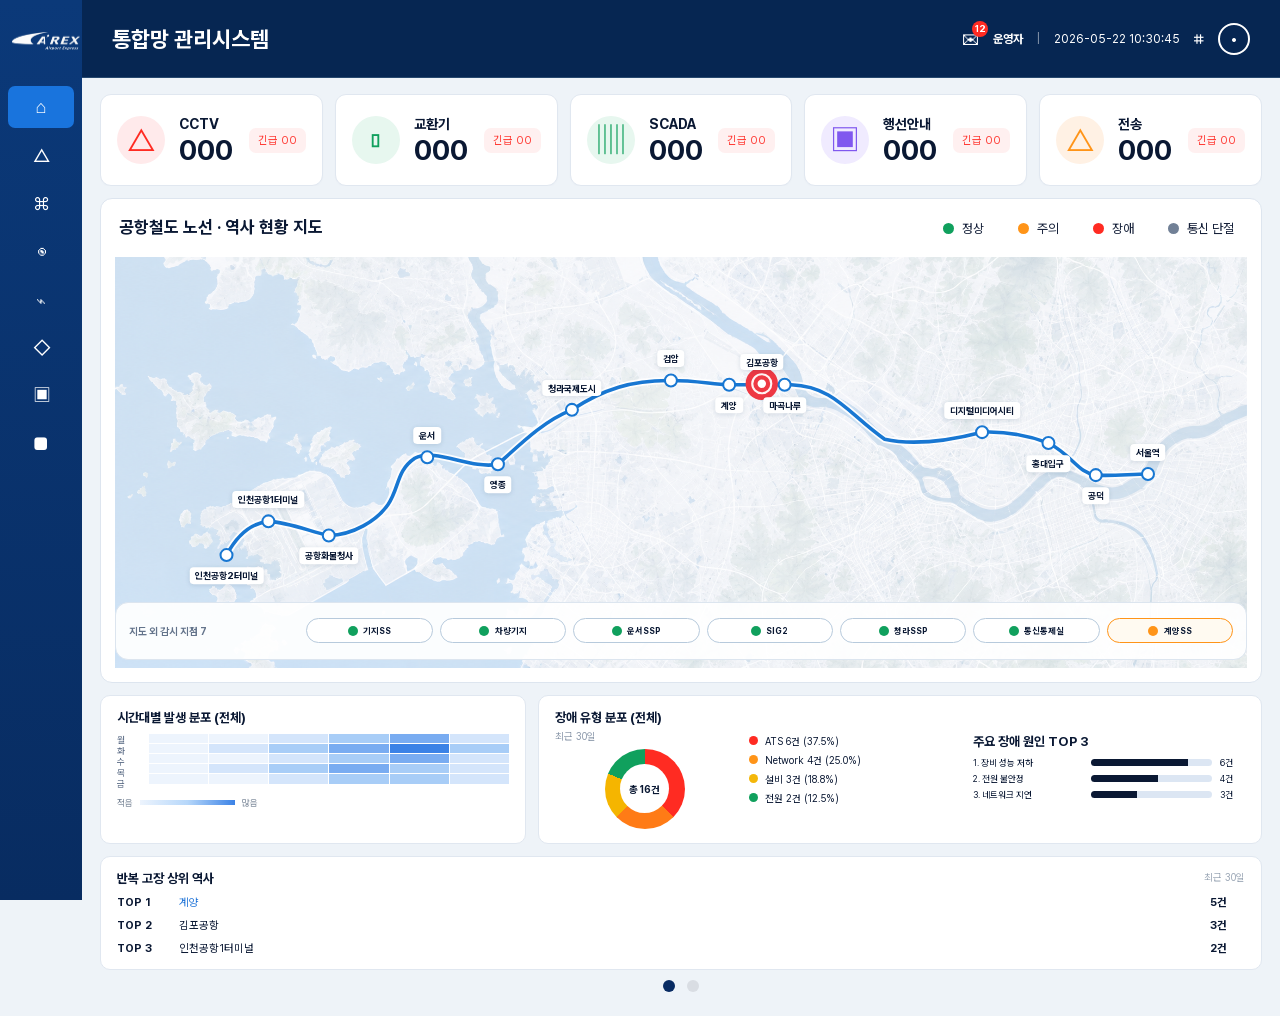
<file: ArexTnms/src/main/webapp/planner/dashboard-map/index.html>
<!doctype html>
<html lang="ko">
<head>
  <meta charset="utf-8" />
  <meta name="viewport" content="width=device-width,initial-scale=1" />
  <title>TNMS 공항철도 노선·역사 현황</title>
  <link rel="stylesheet" href="style.css" />
</head>
<body>
<div class="app-shell">
  <aside class="sidebar" aria-label="주 메뉴">
    <div class="brand"><img src="assets/image1_2498_2828.png" alt="A'REX Airport Express" /></div>
    <nav class="nav-list">
      <button class="nav-item active" type="button"><span class="nav-icon">⌂</span><span>대시보드</span></button>
      <button class="nav-item" type="button"><span class="nav-icon">△</span><span>설비관리</span></button>
      <button class="nav-item" type="button"><span class="nav-icon">⌘</span><span>장애관리</span></button>
      <button class="nav-item" type="button"><span class="nav-icon">◉</span><span>성능관리</span></button>
      <button class="nav-item" type="button"><span class="nav-icon">⌁</span><span>연동관리</span></button>
      <button class="nav-item" type="button"><span class="nav-icon">◇</span><span>보고서</span></button>
      <button class="nav-item" type="button"><span class="nav-icon">▣</span><span>운영관리</span></button>
      <button class="nav-item" type="button"><span class="nav-icon">■</span><span>설정</span></button>
    </nav>
    <button class="collapse-btn" type="button">‹ 메뉴 접기</button>
  </aside>

  <header class="topbar">
    <h1>통합망 관리시스템</h1>
    <div class="topbar-actions">
      <span class="mail">✉<b>12</b></span>
      <strong>운영자</strong><span class="divider">|</span>
      <time>2026-05-22 10:30:45</time>
      <span class="fullscreen">⌗</span><span class="user-dot">•</span>
    </div>
  </header>

  <main class="dashboard">
    <section class="kpi-grid" aria-label="시스템 요약">
      <article class="kpi-card kpi-red">
        <span class="kpi-symbol">△</span><div><b>CCTV</b><strong>000</strong></div><span class="urgent">긴급 00</span>
      </article>
      <article class="kpi-card kpi-green">
        <span class="kpi-symbol">▯</span><div><b>교환기</b><strong>000</strong></div><span class="urgent">긴급 00</span>
      </article>
      <article class="kpi-card kpi-green">
        <span class="kpi-symbol">▥</span><div><b>SCADA</b><strong>000</strong></div><span class="urgent">긴급 00</span>
      </article>
      <article class="kpi-card kpi-purple">
        <span class="kpi-symbol">▣</span><div><b>행선안내</b><strong>000</strong></div><span class="urgent">긴급 00</span>
      </article>
      <article class="kpi-card kpi-orange">
        <span class="kpi-symbol">△</span><div><b>전송</b><strong>000</strong></div><span class="urgent">긴급 00</span>
      </article>
    </section>

    <section class="map-card">
      <header class="card-head">
        <h2>공항철도 노선 · 역사 현황 지도</h2>
        <div class="legend" aria-label="상태 범례">
          <span><i class="dot green"></i>정상</span>
          <span><i class="dot orange"></i>주의</span>
          <span><i class="dot red"></i>장애</span>
          <span><i class="dot gray"></i>통신 단절</span>
        </div>
      </header>

      <div class="map-wrap" id="routeMap">
        <img class="map-bg" src="assets/image0_2498_2828.png" alt="공항철도 역사 현황 배경 지도" />
        <svg class="route-svg" viewBox="252.461 303.148 1606 582.666" preserveAspectRatio="none" aria-hidden="true">
          <path class="route-halo" d="M410.664 726.066C422.24 704.458 441.534 681.305 470.088 678.218C499.415 679.762 527.969 692.11 555.752 698.284C590.48 697.512 623.665 677.447 639.872 654.294C656.079 630.37 651.448 606.446 677.687 588.696C707.785 573.261 756.405 604.903 795.764 597.185C828.949 567.087 862.134 534.674 900.721 520.011C944.711 490.685 986.385 477.565 1041.18 478.337C1074.36 478.337 1096.74 482.967 1123.76 484.511H1211.73C1272.7 486.826 1293.54 526.185 1344.47 561.685C1379.2 569.403 1428.59 565.544 1482.62 551.652C1518.89 550.109 1548.21 556.283 1576.77 567.087C1610.73 584.837 1619.99 610.305 1643.91 612.62C1668.61 614.164 1694.07 611.077 1718 611.077"/>
          <path class="route-line" d="M410.664 726.066C422.24 704.458 441.534 681.305 470.088 678.218C499.415 679.762 527.969 692.11 555.752 698.284C590.48 697.512 623.665 677.447 639.872 654.294C656.079 630.37 651.448 606.446 677.687 588.696C707.785 573.261 756.405 604.903 795.764 597.185C828.949 567.087 862.134 534.674 900.721 520.011C944.711 490.685 986.385 477.565 1041.18 478.337C1074.36 478.337 1096.74 482.967 1123.76 484.511H1211.73C1272.7 486.826 1293.54 526.185 1344.47 561.685C1379.2 569.403 1428.59 565.544 1482.62 551.652C1518.89 550.109 1548.21 556.283 1576.77 567.087C1610.73 584.837 1619.99 610.305 1643.91 612.62C1668.61 614.164 1694.07 611.077 1718 611.077"/>
          <g class="route-nodes">
            <circle class="route-node" data-node="인천공항2터미널" cx="410.669" cy="726.059" r="8.489"/>
            <circle class="route-node" data-node="인천공항1터미널" cx="470.091" cy="678.216" r="8.489"/>
            <circle class="route-node" data-node="공항화물청사" cx="555.755" cy="698.278" r="8.489"/>
            <circle class="route-node" data-node="운서" cx="695.442" cy="587.145" r="8.489"/>
            <circle class="route-node" data-node="영종" cx="795.770" cy="597.184" r="8.489"/>
            <circle class="route-node" data-node="청라국제도시" cx="900.724" cy="520.005" r="8.489"/>
            <circle class="route-node" data-node="검암" cx="1041.18" cy="478.333" r="8.489"/>
            <circle class="route-node" data-node="계양" cx="1123.76" cy="484.505" r="8.489"/>
            <circle class="gimpo-ring route-node" data-node="김포공항" cx="1170.07" cy="482.966" r="19"/>
            <circle class="gimpo-core route-node" data-node="김포공항" cx="1170.07" cy="482.966" r="9"/>
            <circle class="route-node" data-node="마곡나루" cx="1202.47" cy="484.505" r="8.489"/>
            <circle class="route-node" data-node="디지털미디어시티" cx="1482.62" cy="551.645" r="8.489"/>
            <circle class="route-node" data-node="홍대입구" cx="1576.77" cy="567.083" r="8.489"/>
            <circle class="route-node" data-node="공덕" cx="1643.91" cy="612.614" r="8.489"/>
            <circle class="route-node" data-node="서울역" cx="1718" cy="611.075" r="8.489"/>
          </g>
        </svg>

        <!-- 역사명 + 노선 마커 모두 클릭 가능 -->
        <button class="station station-select below" data-location="인천공항2터미널" type="button" style="--x:9.85%;--y:72.58%">인천공항2터미널</button>
        <button class="station station-select above" data-location="인천공항1터미널" type="button" style="--x:13.55%;--y:64.37%">인천공항1터미널</button>
        <button class="station station-select below" data-location="공항화물청사" type="button" style="--x:18.89%;--y:67.81%">공항화물청사</button>
        <button class="station station-select above" data-location="운서" type="button" style="--x:27.58%;--y:48.74%">운서</button>
        <button class="station station-select below" data-location="영종" type="button" style="--x:33.83%;--y:50.46%">영종</button>
        <button class="station station-select above" data-location="청라국제도시" type="button" style="--x:40.37%;--y:37.22%">청라국제도시</button>
        <button class="station station-select above" data-location="검암" type="button" style="--x:49.11%;--y:30.07%">검암</button>
        <button class="station station-select below" data-location="계양" type="button" style="--x:54.25%;--y:31.13%">계양</button>
        <button class="station station-select gimpo above" data-location="김포공항" type="button" style="--x:57.14%;--y:30.86%">김포공항</button>
        <button class="station station-select below" data-location="마곡나루" type="button" style="--x:59.15%;--y:31.13%">마곡나루</button>
        <button class="station station-select above" data-location="디지털미디어시티" type="button" style="--x:76.60%;--y:42.65%">디지털미디어시티</button>
        <button class="station station-select below" data-location="홍대입구" type="button" style="--x:82.46%;--y:45.30%">홍대입구</button>
        <button class="station station-select below" data-location="공덕" type="button" style="--x:86.64%;--y:53.11%">공덕</button>
        <button class="station station-select above" data-location="서울역" type="button" style="--x:91.25%;--y:52.85%">서울역</button>

        <!-- 노선 마커의 실제 클릭 영역 -->
        <button class="node-hotspot" data-location="인천공항2터미널" type="button" style="--x:9.85%;--y:72.58%" aria-label="인천공항2터미널 시스템 상태 보기"></button>
        <button class="node-hotspot" data-location="인천공항1터미널" type="button" style="--x:13.55%;--y:64.37%" aria-label="인천공항1터미널 시스템 상태 보기"></button>
        <button class="node-hotspot" data-location="공항화물청사" type="button" style="--x:18.89%;--y:67.81%" aria-label="공항화물청사 시스템 상태 보기"></button>
        <button class="node-hotspot" data-location="운서" type="button" style="--x:27.58%;--y:48.74%" aria-label="운서 시스템 상태 보기"></button>
        <button class="node-hotspot" data-location="영종" type="button" style="--x:33.83%;--y:50.46%" aria-label="영종 시스템 상태 보기"></button>
        <button class="node-hotspot" data-location="청라국제도시" type="button" style="--x:40.37%;--y:37.22%" aria-label="청라국제도시 시스템 상태 보기"></button>
        <button class="node-hotspot" data-location="검암" type="button" style="--x:49.11%;--y:30.07%" aria-label="검암 시스템 상태 보기"></button>
        <button class="node-hotspot" data-location="계양" type="button" style="--x:54.25%;--y:31.13%" aria-label="계양 시스템 상태 보기"></button>
        <button class="node-hotspot gimpo-hotspot" data-location="김포공항" type="button" style="--x:57.14%;--y:30.86%" aria-label="김포공항 시스템 상태 보기"></button>
        <button class="node-hotspot" data-location="마곡나루" type="button" style="--x:59.15%;--y:31.13%" aria-label="마곡나루 시스템 상태 보기"></button>
        <button class="node-hotspot" data-location="디지털미디어시티" type="button" style="--x:76.60%;--y:42.65%" aria-label="디지털미디어시티 시스템 상태 보기"></button>
        <button class="node-hotspot" data-location="홍대입구" type="button" style="--x:82.46%;--y:45.30%" aria-label="홍대입구 시스템 상태 보기"></button>
        <button class="node-hotspot" data-location="공덕" type="button" style="--x:86.64%;--y:53.11%" aria-label="공덕 시스템 상태 보기"></button>
        <button class="node-hotspot" data-location="서울역" type="button" style="--x:91.25%;--y:52.85%" aria-label="서울역 시스템 상태 보기"></button>

        <aside class="station-panel" id="detailPanel" aria-hidden="true">
          <div class="station-panel-head">
            <div><span class="big-status"></span><div><h3 id="detailTitle">김포공항역</h3><p id="detailSummary">전체 시스템 5 · 정상 3 · 주의 1 · 장애 1</p></div></div>
            <button id="closePanel" class="close-panel" type="button" aria-label="상세 패널 닫기">×</button>
          </div>
          <div class="system-list">
            <article class="system-row danger"><span class="system-ico">↔</span><div><b>전송설비</b><small>CPU 28% · MEM 42% · 21ms</small></div><em>장애</em></article>
            <article class="system-row success"><span class="system-ico">▣</span><div><b>행선안내설비</b><small>표시기 18/18 · 장애 0건</small></div><em>정상</em></article>
            <article class="system-row warn"><span class="system-ico">⌑</span><div><b>SCADA출입보안설비</b><small>출입문 1개 응답 지연</small></div><em>주의</em></article>
            <article class="system-row danger"><span class="system-ico">Ⅱ</span><div><b>전화교환설비</b><small>교환기 1대 통신 단절</small></div><em>장애</em></article>
            <article class="system-row success"><span class="system-ico">▣</span><div><b>영상감시설비</b><small>CCTV 42/42 · 녹화 정상</small></div><em>정상</em></article>
          </div>
        </aside>

        <div class="watch-strip" aria-label="지도 외 감시 지점 7곳">
          <strong>지도 외 감시 지점 7</strong>
          <button class="watch-chip point-select" data-location="기지SS" type="button"><i class="dot green"></i>기지SS</button>
          <button class="watch-chip point-select" data-location="차량기지" type="button"><i class="dot green"></i>차량기지</button>
          <button class="watch-chip point-select" data-location="운서SSP" type="button"><i class="dot green"></i>운서SSP</button>
          <button class="watch-chip point-select" data-location="SIG2" type="button"><i class="dot green"></i>SIG2</button>
          <button class="watch-chip point-select" data-location="청라SSP" type="button"><i class="dot green"></i>청라SSP</button>
          <button class="watch-chip point-select" data-location="통신통제실" type="button"><i class="dot green"></i>통신통제실</button>
          <button class="watch-chip point-select warn-chip" data-location="계양SS" type="button"><i class="dot orange"></i>계양SS</button>
        </div>
      </div>
    </section>

    <section class="analytics-grid">
      <article class="analytics-card heatmap-card">
        <h3>시간대별 발생 분포 (전체)</h3>
        <div class="heatmap-wrap">
          <div class="hm-labels"><span>월</span><span>화</span><span>수</span><span>목</span><span>금</span></div>
          <div class="heatmap"><i></i><i></i><i class="l1"></i><i class="l2"></i><i class="l3"></i><i class="l1"></i><i></i><i class="l1"></i><i class="l2"></i><i class="l3"></i><i class="l4"></i><i class="l2"></i><i></i><i></i><i class="l1"></i><i class="l2"></i><i class="l3"></i><i class="l1"></i><i></i><i class="l1"></i><i class="l2"></i><i class="l3"></i><i class="l2"></i><i class="l1"></i><i></i><i></i><i class="l1"></i><i class="l2"></i><i class="l2"></i><i class="l1"></i></div>
          <div class="hm-scale"><span>적음</span><b></b><span>많음</span></div>
        </div>
      </article>

      <article class="analytics-card fault-card">
        <div class="fault-left"><h3>장애 유형 분포 (전체)</h3><small>최근 30일</small><div class="donut"><b>총 16건</b></div></div>
        <ul class="fault-legend"><li><i class="dot red"></i>ATS 6건 (37.5%)</li><li><i class="dot orange"></i>Network 4건 (25.0%)</li><li><i class="dot yellow"></i>설비 3건 (18.8%)</li><li><i class="dot green"></i>전원 2건 (12.5%)</li></ul>
        <div class="cause-list"><h3>주요 장애 원인 TOP 3</h3><p><span>1. 장비 성능 저하</span><b style="--w:80%"></b><em>6건</em></p><p><span>2. 전원 불안정</span><b style="--w:55%"></b><em>4건</em></p><p><span>3. 네트워크 지연</span><b style="--w:38%"></b><em>3건</em></p></div>
      </article>

      <article class="analytics-card repeat-card"><h3>반복 고장 상위 역사 <small>최근 30일</small></h3><p><b>TOP 1</b><span class="blue">계양</span><strong>5건</strong></p><p><b>TOP 2</b><span>김포공항</span><strong>3건</strong></p><p><b>TOP 3</b><span>인천공항1터미널</span><strong>2건</strong></p></article>
    </section>
    <div class="page-dots" aria-label="대시보드 화면 전환"><button class="active" type="button" aria-label="첫 번째 대시보드"></button><button type="button" aria-label="두 번째 대시보드" onclick="parent.postMessage({source:'tnms-planner',type:'dashboard-slide',index:1},location.origin)"></button></div>
  </main>
</div>
<script src="app.js"></script>
</body>
</html>
</file>
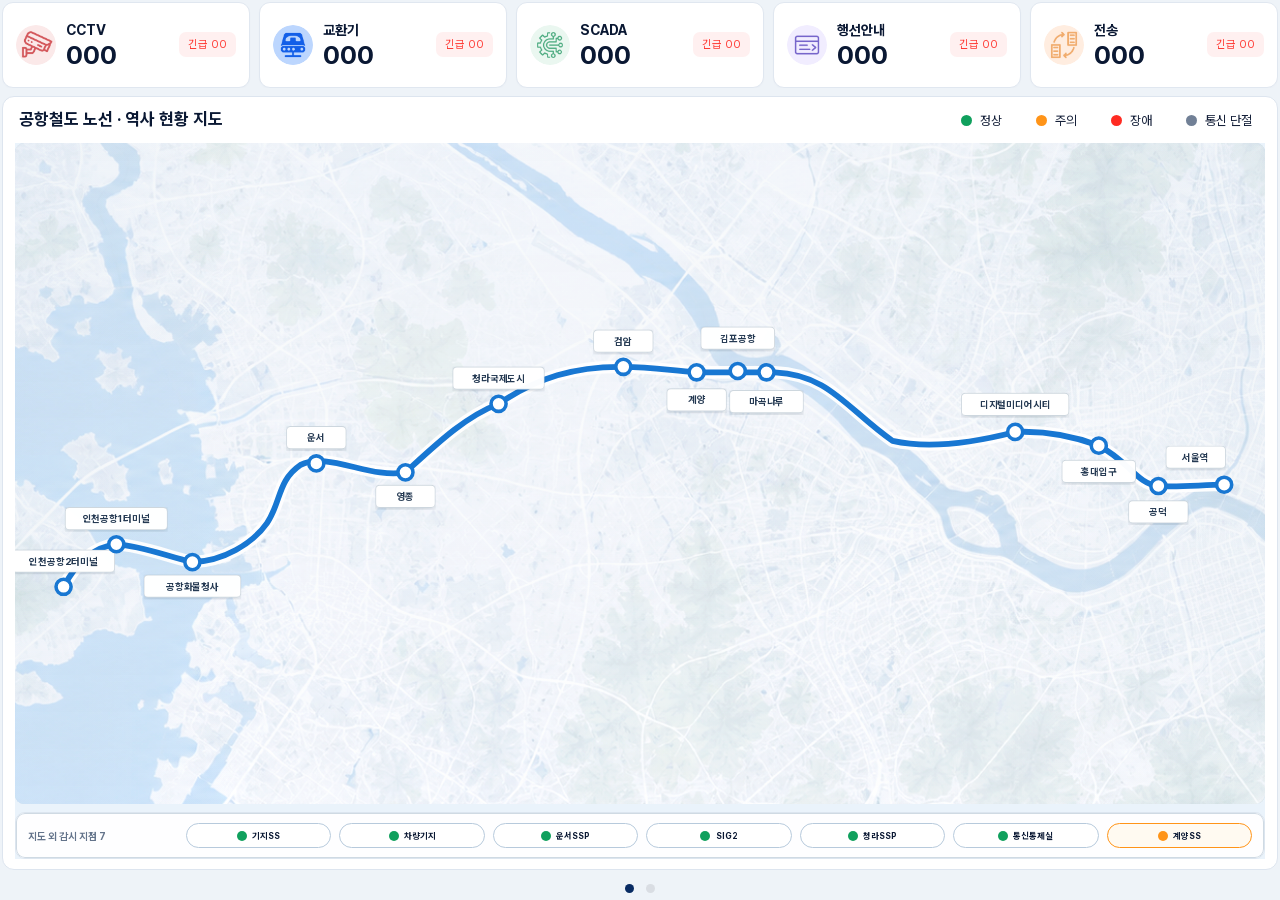
<file: ArexTnms/src/main/webapp/css/tnms/planner-dashboard-map/index.html>
<!doctype html>
<html lang="ko">
<head>
  <meta charset="utf-8" />
  <meta name="viewport" content="width=device-width,initial-scale=1" />
  <title>TNMS 공항철도 노선·역사 현황</title>
  <link rel="stylesheet" href="style.css?v=20260918.7" />
  <link rel="stylesheet" href="../dashboard-theme.css?v=20261015.1" />
</head>
<body class="embedded-dashboard dashboard-basic dashboard-type-map">
<div class="app-shell">
  <main class="dashboard">
    <section class="kpi-grid" aria-label="시스템 요약">
      <article class="kpi-card kpi-red" data-system-code="VMS">
        <span class="kpi-symbol kpi-symbol--cctv" aria-hidden="true"></span><div><b>CCTV</b><strong>000</strong></div><span class="urgent">긴급 00</span>
      </article>
      <article class="kpi-card kpi-green" data-system-code="PBX">
        <span class="kpi-symbol kpi-symbol--pbx" aria-hidden="true"></span><div><b>교환기</b><strong>000</strong></div><span class="urgent">긴급 00</span>
      </article>
      <article class="kpi-card kpi-green" data-system-code="SCADA_SEC">
        <span class="kpi-symbol kpi-symbol--scada" aria-hidden="true"></span><div><b>SCADA</b><strong>000</strong></div><span class="urgent">긴급 00</span>
      </article>
      <article class="kpi-card kpi-purple" data-system-code="EMS_PIDS">
        <span class="kpi-symbol kpi-symbol--pids" aria-hidden="true"></span><div><b>행선안내</b><strong>000</strong></div><span class="urgent">긴급 00</span>
      </article>
      <article class="kpi-card kpi-orange" data-system-code="EMS_TX">
        <span class="kpi-symbol kpi-symbol--transmission" aria-hidden="true"></span><div><b>전송</b><strong>000</strong></div><span class="urgent">긴급 00</span>
      </article>
    </section>

    <section class="map-card">
      <header class="card-head">
        <h2>공항철도 노선 · 역사 현황 지도</h2>
        <div class="legend" aria-label="상태 범례">
          <span><i class="dot green"></i>정상</span>
          <span><i class="dot orange"></i>주의</span>
          <span><i class="dot red"></i>장애</span>
          <span><i class="dot gray"></i>통신 단절</span>
        </div>
      </header>

      <div class="map-wrap" id="routeMap">
        <div class="map-scene" id="mapScene">
        <img class="map-bg" src="assets/image0_2498_2828.png" alt="공항철도 역사 현황 배경 지도" />
        <svg class="route-svg" viewBox="365 440 1390 320" preserveAspectRatio="xMidYMid meet" aria-label="공항철도 노선">
          <path class="route-halo" d="M410.664 726.066C422.24 704.458 441.534 681.305 470.088 678.218C499.415 679.762 527.969 692.11 555.752 698.284C590.48 697.512 623.665 677.447 639.872 654.294C656.079 630.37 651.448 606.446 677.687 588.696C707.785 573.261 756.405 604.903 795.764 597.185C828.949 567.087 862.134 534.674 900.721 520.011C944.711 490.685 986.385 477.565 1041.18 478.337C1074.36 478.337 1096.74 482.967 1123.76 484.511H1211.73C1272.7 486.826 1293.54 526.185 1344.47 561.685C1379.2 569.403 1428.59 565.544 1482.62 551.652C1518.89 550.109 1548.21 556.283 1576.77 567.087C1610.73 584.837 1619.99 610.305 1643.91 612.62C1668.61 614.164 1694.07 611.077 1718 611.077"/>
          <path class="route-line" d="M410.664 726.066C422.24 704.458 441.534 681.305 470.088 678.218C499.415 679.762 527.969 692.11 555.752 698.284C590.48 697.512 623.665 677.447 639.872 654.294C656.079 630.37 651.448 606.446 677.687 588.696C707.785 573.261 756.405 604.903 795.764 597.185C828.949 567.087 862.134 534.674 900.721 520.011C944.711 490.685 986.385 477.565 1041.18 478.337C1074.36 478.337 1096.74 482.967 1123.76 484.511H1211.73C1272.7 486.826 1293.54 526.185 1344.47 561.685C1379.2 569.403 1428.59 565.544 1482.62 551.652C1518.89 550.109 1548.21 556.283 1576.77 567.087C1610.73 584.837 1619.99 610.305 1643.91 612.62C1668.61 614.164 1694.07 611.077 1718 611.077"/>
          <g class="station-hit station-select" data-location="인천공항2터미널" tabindex="0" role="button" aria-label="인천공항2터미널 시스템 상태 보기" transform="translate(410.7 726.1)">
            <circle class="route-node" data-node="인천공항2터미널" r="8.5"/>
            <foreignObject x="-58" y="-42" width="116" height="28"><div xmlns="http://www.w3.org/1999/xhtml" class="station-label">인천공항2터미널</div></foreignObject>
          </g>
          <g class="station-hit station-select" data-location="인천공항1터미널" tabindex="0" role="button" aria-label="인천공항1터미널 시스템 상태 보기" transform="translate(470.1 678.2)">
            <circle class="route-node" data-node="인천공항1터미널" r="8.5"/>
            <foreignObject x="-58" y="-42" width="116" height="28"><div xmlns="http://www.w3.org/1999/xhtml" class="station-label">인천공항1터미널</div></foreignObject>
          </g>
          <g class="station-hit station-select" data-location="공항화물청사" tabindex="0" role="button" aria-label="공항화물청사 시스템 상태 보기" transform="translate(555.8 698.3)">
            <circle class="route-node" data-node="공항화물청사" r="8.5"/>
            <foreignObject x="-55" y="14" width="110" height="28"><div xmlns="http://www.w3.org/1999/xhtml" class="station-label">공항화물청사</div></foreignObject>
          </g>
          <g class="station-hit station-select" data-location="운서" tabindex="0" role="button" aria-label="운서 시스템 상태 보기" transform="translate(695.4 587.1)">
            <circle class="route-node" data-node="운서" r="8.5"/>
            <foreignObject x="-34" y="-42" width="68" height="28"><div xmlns="http://www.w3.org/1999/xhtml" class="station-label">운서</div></foreignObject>
          </g>
          <g class="station-hit station-select" data-location="영종" tabindex="0" role="button" aria-label="영종 시스템 상태 보기" transform="translate(795.8 597.2)">
            <circle class="route-node" data-node="영종" r="8.5"/>
            <foreignObject x="-34" y="14" width="68" height="28"><div xmlns="http://www.w3.org/1999/xhtml" class="station-label">영종</div></foreignObject>
          </g>
          <g class="station-hit station-select" data-location="청라국제도시" tabindex="0" role="button" aria-label="청라국제도시 시스템 상태 보기" transform="translate(900.7 520.0)">
            <circle class="route-node" data-node="청라국제도시" r="8.5"/>
            <foreignObject x="-52" y="-42" width="104" height="28"><div xmlns="http://www.w3.org/1999/xhtml" class="station-label">청라국제도시</div></foreignObject>
          </g>
          <g class="station-hit station-select" data-location="검암" tabindex="0" role="button" aria-label="검암 시스템 상태 보기" transform="translate(1041.2 478.3)">
            <circle class="route-node" data-node="검암" r="8.5"/>
            <foreignObject x="-34" y="-42" width="68" height="28"><div xmlns="http://www.w3.org/1999/xhtml" class="station-label">검암</div></foreignObject>
          </g>
          <g class="station-hit station-select" data-location="계양" tabindex="0" role="button" aria-label="계양 시스템 상태 보기" transform="translate(1123.8 484.5)">
            <circle class="route-node" data-node="계양" r="8.5"/>
            <foreignObject x="-34" y="18" width="68" height="28"><div xmlns="http://www.w3.org/1999/xhtml" class="station-label">계양</div></foreignObject>
          </g>
          <g class="station-hit station-select" data-location="김포공항" tabindex="0" role="button" aria-label="김포공항 시스템 상태 보기" transform="translate(1170.1 483.0)">
            <circle class="route-node" data-node="김포공항" r="8.5"/>
            <foreignObject x="-42" y="-50" width="84" height="28"><div xmlns="http://www.w3.org/1999/xhtml" class="station-label">김포공항</div></foreignObject>
          </g>
          <g class="station-hit station-select" data-location="마곡나루" tabindex="0" role="button" aria-label="마곡나루 시스템 상태 보기" transform="translate(1202.5 484.5)">
            <circle class="route-node" data-node="마곡나루" r="8.5"/>
            <foreignObject x="-42" y="20" width="84" height="28"><div xmlns="http://www.w3.org/1999/xhtml" class="station-label">마곡나루</div></foreignObject>
          </g>
          <g class="station-hit station-select" data-location="디지털미디어시티" tabindex="0" role="button" aria-label="디지털미디어시티 시스템 상태 보기" transform="translate(1482.6 551.6)">
            <circle class="route-node" data-node="디지털미디어시티" r="8.5"/>
            <foreignObject x="-61" y="-44" width="122" height="28"><div xmlns="http://www.w3.org/1999/xhtml" class="station-label">디지털미디어시티</div></foreignObject>
          </g>
          <g class="station-hit station-select" data-location="홍대입구" tabindex="0" role="button" aria-label="홍대입구 시스템 상태 보기" transform="translate(1576.8 567.1)">
            <circle class="route-node" data-node="홍대입구" r="8.5"/>
            <foreignObject x="-42" y="16" width="84" height="28"><div xmlns="http://www.w3.org/1999/xhtml" class="station-label">홍대입구</div></foreignObject>
          </g>
          <g class="station-hit station-select" data-location="공덕" tabindex="0" role="button" aria-label="공덕 시스템 상태 보기" transform="translate(1643.9 612.6)">
            <circle class="route-node" data-node="공덕" r="8.5"/>
            <foreignObject x="-34" y="16" width="68" height="28"><div xmlns="http://www.w3.org/1999/xhtml" class="station-label">공덕</div></foreignObject>
          </g>
          <g class="station-hit station-select" data-location="서울역" tabindex="0" role="button" aria-label="서울역 시스템 상태 보기" transform="translate(1718.0 611.1)">
            <circle class="route-node" data-node="서울역" r="8.5"/>
            <foreignObject x="-66" y="-44" width="68" height="28"><div xmlns="http://www.w3.org/1999/xhtml" class="station-label">서울역</div></foreignObject>
          </g>
        </svg>
        </div>

        <aside class="station-panel" id="detailPanel" aria-hidden="true">
          <div class="station-panel-head">
            <div><span class="big-status"></span><div><h3 id="detailTitle">김포공항역</h3><p id="detailSummary">전체 시스템 5 · 정상 3 · 주의 1 · 장애 1</p></div></div>
            <button id="closePanel" class="close-panel" type="button" aria-label="상세 패널 닫기">×</button>
          </div>
          <div class="system-list">
            <article class="system-row danger"><span class="system-ico">↔</span><div><b>전송설비</b><small>CPU 28% · MEM 42% · 21ms</small></div><em>장애</em></article>
            <article class="system-row success"><span class="system-ico">▣</span><div><b>행선안내설비</b><small>표시기 18/18 · 장애 0건</small></div><em>정상</em></article>
            <article class="system-row warn"><span class="system-ico">⌑</span><div><b>SCADA출입보안설비</b><small>출입문 1개 응답 지연</small></div><em>주의</em></article>
            <article class="system-row danger"><span class="system-ico">Ⅱ</span><div><b>전화교환설비</b><small>교환기 1대 통신 단절</small></div><em>장애</em></article>
            <article class="system-row success"><span class="system-ico">▣</span><div><b>영상감시설비</b><small>CCTV 42/42 · 녹화 정상</small></div><em>정상</em></article>
          </div>
        </aside>

        <div class="watch-strip" aria-label="지도 외 감시 지점 7곳">
          <strong>지도 외 감시 지점 7</strong>
          <button class="watch-chip point-select" data-location="기지SS" type="button"><i class="dot green"></i>기지SS</button>
          <button class="watch-chip point-select" data-location="차량기지" type="button"><i class="dot green"></i>차량기지</button>
          <button class="watch-chip point-select" data-location="운서SSP" type="button"><i class="dot green"></i>운서SSP</button>
          <button class="watch-chip point-select" data-location="SIG2" type="button"><i class="dot green"></i>SIG2</button>
          <button class="watch-chip point-select" data-location="청라SSP" type="button"><i class="dot green"></i>청라SSP</button>
          <button class="watch-chip point-select" data-location="통신통제실" type="button"><i class="dot green"></i>통신통제실</button>
          <button class="watch-chip point-select warn-chip" data-location="계양SS" type="button"><i class="dot orange"></i>계양SS</button>
        </div>
      </div>
    </section>

    <section class="analytics-grid">
      <article class="analytics-card heatmap-card">
        <h3>시간대별 발생 분포 (전체)</h3>
        <div class="heatmap-wrap">
          <div class="hm-labels"><span>월</span><span>화</span><span>수</span><span>목</span><span>금</span></div>
          <div class="heatmap"><i></i><i></i><i class="l1"></i><i class="l2"></i><i class="l3"></i><i class="l1"></i><i></i><i class="l1"></i><i class="l2"></i><i class="l3"></i><i class="l4"></i><i class="l2"></i><i></i><i></i><i class="l1"></i><i class="l2"></i><i class="l3"></i><i class="l1"></i><i></i><i class="l1"></i><i class="l2"></i><i class="l3"></i><i class="l2"></i><i class="l1"></i><i></i><i></i><i class="l1"></i><i class="l2"></i><i class="l2"></i><i class="l1"></i></div>
          <div class="hm-scale"><span>적음</span><b></b><span>많음</span></div>
        </div>
      </article>

      <article class="analytics-card fault-card">
        <div class="fault-left"><h3>장애 유형 분포 (전체)</h3><small>최근 30일</small><div class="donut"><b>총 16건</b></div></div>
        <ul class="fault-legend"><li><i class="dot red"></i>ATS 6건 (37.5%)</li><li><i class="dot orange"></i>Network 4건 (25.0%)</li><li><i class="dot yellow"></i>설비 3건 (18.8%)</li><li><i class="dot green"></i>전원 2건 (12.5%)</li></ul>
        <div class="cause-list"><h3>주요 장애 원인 TOP 3</h3><p><span>1. 장비 성능 저하</span><b style="--w:80%"></b><em>6건</em></p><p><span>2. 전원 불안정</span><b style="--w:55%"></b><em>4건</em></p><p><span>3. 네트워크 지연</span><b style="--w:38%"></b><em>3건</em></p></div>
      </article>

      <article class="analytics-card repeat-card"><h3>반복 고장 상위 역사 <small>최근 30일</small></h3><p><b>TOP 1</b><span class="blue">계양</span><strong>5건</strong></p><p><b>TOP 2</b><span>김포공항</span><strong>3건</strong></p><p><b>TOP 3</b><span>인천공항1터미널</span><strong>2건</strong></p></article>
    </section>
    <div class="page-dots" aria-label="대시보드 화면 전환"><button class="active" type="button" aria-label="첫 번째 대시보드"></button><button type="button" aria-label="두 번째 대시보드" onclick="parent.postMessage({source:'tnms-planner',type:'dashboard-slide',index:1},location.origin)"></button></div>
  </main>
</div>
<script src="app.js?v=20261015.1"></script>
</body>
</html>
</file>
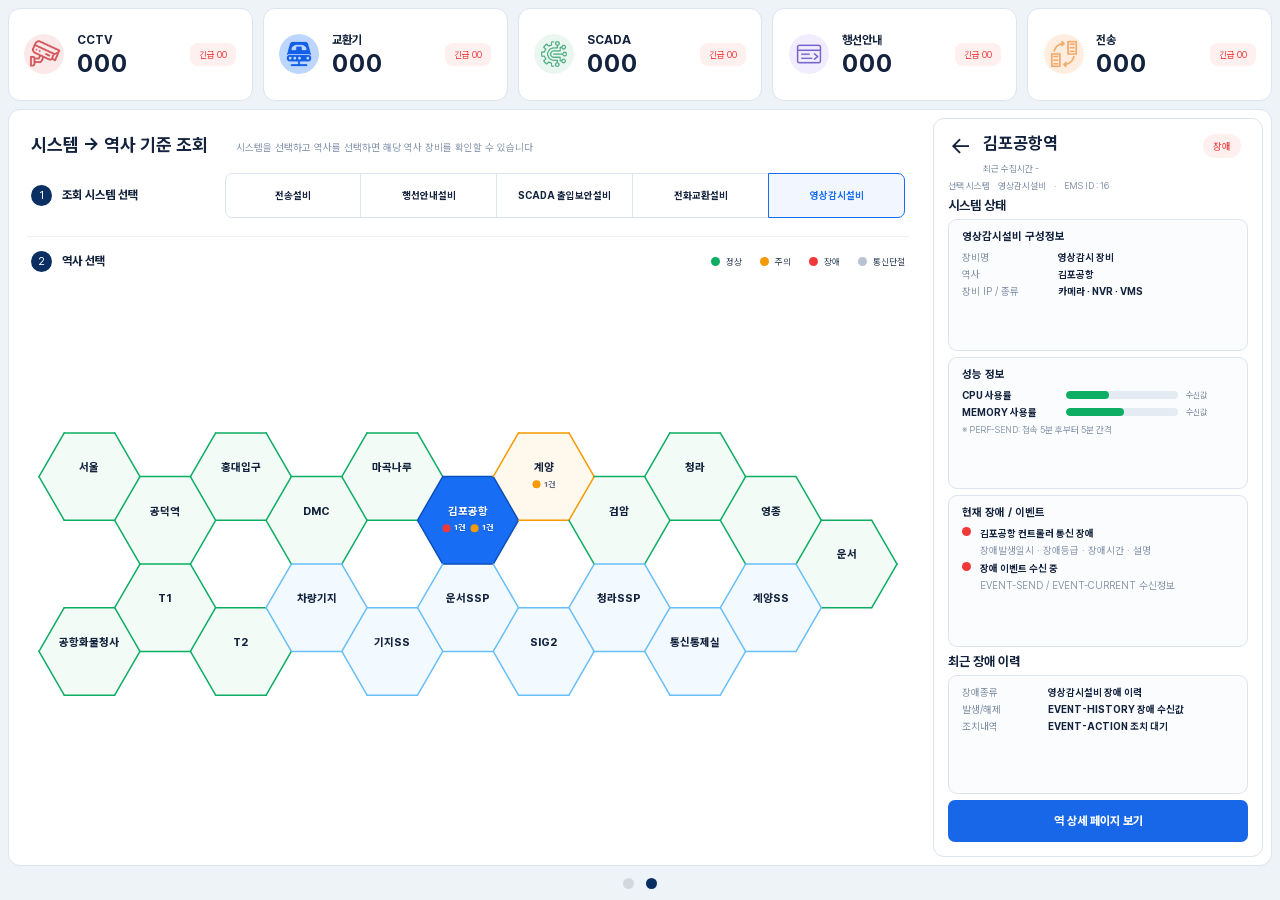
<file: ArexTnms/src/main/webapp/css/tnms/planner-dashboard-system/index.html>
<!doctype html>
<html lang="ko">
<head>
  <meta charset="utf-8">
  <meta name="viewport" content="width=device-width, initial-scale=1">
  <title>TNMS - 시스템 → 역사 기준 조회</title>
  <link rel="stylesheet" href="style.css?v=20260918.5">
  <link rel="stylesheet" href="../dashboard-theme.css?v=20261015.1">
</head>
<body class="embedded-dashboard dashboard-basic dashboard-type-system">
  <div class="app-shell" id="appShell">
    <main class="dashboard">
      <section class="kpi-grid" aria-label="시스템 요약">
        <article class="kpi-card kpi-red" data-system-code="VMS"><span class="kpi-symbol kpi-symbol--cctv" aria-hidden="true"></span><div><b>CCTV</b><strong>000</strong></div><em>긴급 00</em></article>
        <article class="kpi-card kpi-green" data-system-code="PBX"><span class="kpi-symbol kpi-symbol--pbx" aria-hidden="true"></span><div><b>교환기</b><strong>000</strong></div><em>긴급 00</em></article>
        <article class="kpi-card kpi-green" data-system-code="SCADA_SEC"><span class="kpi-symbol kpi-symbol--scada" aria-hidden="true"></span><div><b>SCADA</b><strong>000</strong></div><em>긴급 00</em></article>
        <article class="kpi-card kpi-purple" data-system-code="EMS_PIDS"><span class="kpi-symbol kpi-symbol--pids" aria-hidden="true"></span><div><b>행선안내</b><strong>000</strong></div><em>긴급 00</em></article>
        <article class="kpi-card kpi-orange" data-system-code="EMS_TX"><span class="kpi-symbol kpi-symbol--transmission" aria-hidden="true"></span><div><b>전송</b><strong>000</strong></div><em>긴급 00</em></article>
      </section>

      <section class="main-card">
        <div class="lookup-panel">
          <header class="title-row">
            <h2>시스템 → 역사 기준 조회</h2>
            <p>시스템을 선택하고 역사를 선택하면 해당 역사 장비를 확인할 수 있습니다</p>
          </header>

          <section class="system-step">
            <div class="step-label"><span>1</span><strong>조회 시스템 선택</strong></div>
            <div class="system-tabs" role="tablist" aria-label="조회 시스템">
              <button type="button" role="tab" data-system="전송설비" data-system-code="EMS_TX">전송설비</button>
              <button type="button" role="tab" data-system="행선안내설비" data-system-code="EMS_PIDS">행선안내설비</button>
              <button type="button" role="tab" data-system="SCADA 출입보안설비" data-system-code="SCADA_SEC">SCADA 출입보안설비</button>
              <button type="button" role="tab" data-system="전화교환설비" data-system-code="PBX">전화교환설비</button>
              <button type="button" role="tab" data-system="영상감시설비" data-system-code="VMS" class="active" aria-selected="true">영상감시설비</button>
            </div>
          </section>

          <section class="station-section">
            <div class="station-heading">
              <div class="step-label"><span>2</span><strong>역사 선택</strong></div>
              <div class="station-legend" aria-label="상태 범례">
                <span><i class="dot green"></i>정상</span><span><i class="dot orange"></i>주의</span><span><i class="dot red"></i>장애</span><span><i class="dot unknown"></i>통신단절</span>
              </div>
            </div>
            <div class="station-network" id="stationNetwork" aria-label="전체 역사 및 시스템 연결 상태"><div class="station-nodes" id="stationNodes"></div></div>
          </section>
        </div>

        <aside class="station-detail" id="stationDetail" aria-live="polite">
          <header class="detail-heading">
            <button type="button" class="back-button" aria-label="기본 역사인 김포공항역 선택" title="김포공항역으로 돌아가기" id="clearStation">←</button>
            <div><h2 id="detailStation">김포공항역</h2><p id="detailCollectedAt">최근 수집시간 -</p></div>
            <span id="detailStatusChip" class="status-chip danger">장애</span>
          </header>
          <p class="detail-meta" id="detailMeta">선택 시스템　SCADA 출입보안설비　·　EMS ID : 16</p>
          <h3>시스템 상태</h3>

          <article class="detail-section config-card">
            <h4 id="configTitle">SCADA 출입보안설비 구성정보</h4>
            <dl>
              <div><dt>장비명</dt><dd id="deviceName">SCADA 장비</dd></div>
              <div><dt>역사</dt><dd id="stationName">김포공항</dd></div>
              <div><dt>장비 IP / 종류</dt><dd id="deviceType">연동 수신값 표시</dd></div>
            </dl>
          </article>

          <article class="detail-section performance-card">
            <h4>성능 정보</h4>
            <div class="meter-row"><strong>CPU 사용률</strong><span class="meter"><i style="--value:38%"></i></span><small>수신값</small></div>
            <div class="meter-row"><strong>MEMORY 사용률</strong><span class="meter"><i style="--value:52%"></i></span><small>수신값</small></div>
            <p>※ PERF-SEND: 접속 5분 후부터 5분 간격</p>
          </article>

          <article class="detail-section event-card">
            <h4>현재 장애 / 이벤트</h4>
            <div class="event-line"><i class="dot red" id="eventDot1"></i><div><strong id="eventPrimary">컨트롤러 통신 장애</strong><small id="eventMeta">장애발생일시 · 장애등급 · 장애시간 · 설명</small></div></div>
            <div class="event-line"><i class="dot" id="eventDot2"></i><div><strong id="eventSecondary">이벤트 발생</strong><small>EVENT-SEND / EVENT-CURRENT 수신정보</small></div></div>
          </article>

          <h3 class="history-title">최근 장애 이력</h3>
          <article class="detail-section history-card">
            <dl>
              <div><dt>장애종류</dt><dd id="history1">SCADA 장애 이력</dd></div>
              <div><dt>발생/해제</dt><dd id="history2">EVENT-HISTORY 수신값</dd></div>
              <div><dt>조치내역</dt><dd id="history3">EVENT-ACTION 수신값</dd></div>
            </dl>
          </article>
          <button class="detail-button" type="button" id="detailButton">역 상세 페이지 보기</button>
        </aside>
      </section>

      <section class="analytics-grid" aria-label="장애 분석 요약">
        <article class="analytics-card heat-card">
          <div class="analytics-head"><h3>시간대별 발생 분포 (전체)</h3><small>00~04　04~08　08~12　12~16　16~20　20~24</small></div>
          <div class="heatmap-area"><span class="days">월<br>화<br>수<br>목<br>금</span><div class="heatmap">
            <i></i><i class="l1"></i><i class="l2"></i><i class="l1"></i><i></i><i></i><i></i><i class="l1"></i><i class="l2"></i><i class="l3"></i><i class="l4"></i><i class="l2"></i><i></i><i></i><i class="l1"></i><i class="l2"></i><i class="l3"></i><i class="l2"></i><i></i><i></i><i></i><i class="l1"></i><i class="l2"></i><i></i><i></i><i class="l1"></i><i class="l2"></i><i class="l3"></i><i class="l2"></i><i></i>
          </div></div>
          <div class="heat-scale"><span>적음</span><b></b><span>많음</span></div>
        </article>

        <article class="analytics-card fault-card">
          <div class="fault-title"><h3>장애 유형 분포 (전체)</h3><small>최근 30일</small></div>
          <div class="donut"><strong>총 16건</strong></div>
          <ul class="fault-legend"><li><i class="dot red"></i>ATS 6건 (37.5%)</li><li><i class="dot orange"></i>Network 4건 (25.0%)</li><li><i class="dot yellow"></i>설비 3건 (18.8%)</li><li><i class="dot green"></i>전원 2건 (12.5%)</li></ul>
          <div class="cause-list"><h4>주요 장애 원인 TOP 3</h4><p><span>1. 장비 성능 저하</span><b style="--w:82%"></b><em>6건</em></p><p><span>2. 전원 불안정</span><b style="--w:62%"></b><em>4건</em></p><p><span>3. 네트워크 지연</span><b style="--w:45%"></b><em>3건</em></p></div>
        </article>

        <article class="analytics-card repeat-card">
          <div class="analytics-head"><h3>반복 고장 상위 역사</h3><small>최근 30일</small></div>
          <p><span>TOP 1</span><strong>계양</strong><b>5건</b></p><p><span>TOP 2</span><strong>김포공항</strong><b>3건</b></p><p><span>TOP 3</span><strong>인천공항1터미널</strong><b>2건</b></p>
        </article>
      </section>

      <div class="page-dots" aria-label="대시보드 화면 전환"><button type="button" aria-label="첫 번째 대시보드" onclick="parent.postMessage({source:'tnms-planner',type:'dashboard-slide',index:0},location.origin)"></button><button class="active" type="button" aria-label="두 번째 대시보드"></button></div>
    </main>
  </div>

  <dialog class="detail-modal" id="detailModal">
    <button type="button" class="modal-close" id="modalClose" aria-label="닫기">×</button><h2 id="modalTitle">김포공항역 상세</h2><p id="modalBody">선택한 역사와 시스템의 상세 화면 연결 영역입니다.</p><button type="button" class="modal-ok" id="modalOk">확인</button>
  </dialog>

  <script src="app.js?v=20261015.1"></script>
</body>
</html>
</file>
<file: ArexTnms/src/main/webapp/planner/dashboard-map/style.css>
@font-face{font-family:Pretendard;src:url('../../fonts/tnms/PretendardVariable.woff2') format('woff2-variations');font-style:normal;font-weight:45 920;font-display:swap}
:root{--nav:#0b3269;--nav2:#082a5c;--blue:#1775d0;--text:#0a1833;--muted:#718096;--bg:#eef3f8;--line:#dfe6ef;--card:#fff;--green:#10a05d;--orange:#ff9418;--red:#ff2b22;--gray:#718096}
*{box-sizing:border-box}html,body{margin:0;min-height:100%;font-family:Pretendard,"Noto Sans KR","Apple SD Gothic Neo",Arial,sans-serif;color:var(--text);background:var(--bg)}button{font:inherit;color:inherit}
.app-shell{min-height:100vh;padding-left:214px;padding-top:78px}.sidebar{position:fixed;inset:0 auto 0 0;width:214px;background:linear-gradient(180deg,#0b3979 0%,#082c61 100%);color:#fff;z-index:20;padding:16px 14px 14px;display:flex;flex-direction:column}.brand{height:60px;display:flex;align-items:center;padding:0 14px 10px}.brand img{width:120px;height:auto;object-fit:contain}.nav-list{display:grid;gap:6px;margin-top:10px}.nav-item{border:0;background:transparent;color:#fff;height:42px;border-radius:7px;padding:0 14px;display:flex;align-items:center;gap:13px;text-align:left;cursor:pointer;font-size:14px}.nav-item.active{background:#1974dd}.nav-icon{width:17px;text-align:center;font-size:16px}.collapse-btn{margin-top:auto;height:40px;border:1px solid rgba(255,255,255,.16);border-radius:6px;background:rgba(255,255,255,.06);color:#fff;font-size:13px;cursor:pointer}
.topbar{position:fixed;z-index:15;left:214px;right:0;top:0;height:78px;background:#062652;color:#fff;display:flex;align-items:center;justify-content:space-between;padding:0 30px;border-bottom:1px solid #27496f}.topbar h1{margin:0;font-size:22px;font-weight:700}.topbar-actions{display:flex;align-items:center;gap:14px;font-size:12px}.mail{position:relative;font-size:17px}.mail b{position:absolute;right:-9px;top:-8px;background:#ff2b22;color:#fff;border-radius:20px;font-size:9px;line-height:16px;min-width:16px;text-align:center}.divider{opacity:.5}.fullscreen{font-size:19px}.user-dot{display:grid;place-items:center;width:32px;height:32px;border:2px solid #fff;border-radius:50%;font-size:20px}
.dashboard{padding:16px 18px 24px;min-width:0}.kpi-grid{display:grid;grid-template-columns:repeat(5,minmax(0,1fr));gap:12px;margin-bottom:12px}.kpi-card{height:92px;border:1px solid #e0e7f0;background:#fff;border-radius:11px;display:flex;align-items:center;padding:0 16px;gap:14px;box-shadow:0 1px 2px rgba(22,42,77,.02)}.kpi-card>div{display:flex;flex-direction:column;gap:4px}.kpi-card b{font-size:14px}.kpi-card strong{font-size:28px;line-height:1}.kpi-symbol{display:grid;place-items:center;width:48px;height:48px;border-radius:50%;font-size:30px;font-weight:300}.urgent{margin-left:auto;background:#fff0f0;color:#ff3c36;border-radius:7px;padding:6px 9px;font-size:11px}.kpi-red .kpi-symbol{color:#ff2b22;background:#ffeaeb}.kpi-green .kpi-symbol{color:#10a05d;background:#e7f7ef}.kpi-purple .kpi-symbol{color:#8058ef;background:#f0ebff}.kpi-orange .kpi-symbol{color:#ff9418;background:#fff1e4}
.map-card{background:#fff;border:1px solid #dde5ef;border-radius:12px;padding:16px 14px 14px}.card-head{height:42px;display:flex;align-items:flex-start;justify-content:space-between;padding:0 4px}.card-head h2{font-size:17px;margin:2px 0 0;font-weight:700}.legend{display:flex;gap:34px;padding:6px 9px 0 0;color:#16213a;font-size:13px}.legend span,.watch-strip span{display:flex;align-items:center;gap:8px}.dot{display:inline-block;width:11px;height:11px;border-radius:50%}.dot.green{background:#10a05d}.dot.orange{background:#ff9418}.dot.red{background:#ff2b22}.dot.gray{background:#718096}.dot.yellow{background:#f4b70a}
.map-wrap{position:relative;width:100%;aspect-ratio:1606/582.666;overflow:hidden;background:#eaf3fb}.map-bg{position:absolute;inset:0;width:100%;height:100%;object-fit:cover}.route-svg{position:absolute;inset:0;width:100%;height:100%;pointer-events:none}.route-halo{fill:none;stroke:rgba(255,255,255,.95);stroke-width:10.15;stroke-linecap:round;stroke-linejoin:round}.route-line{fill:none;stroke:#1877d2;stroke-width:5.08;stroke-linecap:round;stroke-linejoin:round}.route-nodes circle{fill:#fff;stroke:#1877d2;stroke-width:2.9}.route-nodes .gimpo-ring{fill:#fff4f4;stroke:#ee3843;stroke-width:8}.route-nodes .gimpo-core{fill:#fff;stroke:#ee3843;stroke-width:6}
.station{--x:50%;--y:50%;position:absolute;left:var(--x);top:var(--y);transform:translate(-50%,-50%);z-index:4;border:0;background:#fff;border-radius:5px;padding:4px 8px;white-space:nowrap;font-size:11px;font-weight:700;box-shadow:0 1px 5px rgba(21,55,92,.14);cursor:pointer}.station.above{transform:translate(-50%,-45px)}.station.below{transform:translate(-50%,18px)}.station.gimpo{z-index:6}.station:focus-visible{outline:3px solid rgba(24,119,210,.35);outline-offset:2px}.station-panel{position:absolute;right:8px;top:10px;width:435px;max-width:38%;z-index:8;border:1px solid #cfd9e6;border-radius:15px;background:rgba(255,255,255,.98);box-shadow:0 9px 24px rgba(38,66,94,.13);opacity:0;visibility:hidden;transform:translateX(18px);transition:.18s ease}.station-panel.open{opacity:1;visibility:visible;transform:translateX(0)}.station-panel-head{height:78px;border-bottom:1px solid #e4eaf1;display:flex;align-items:center;justify-content:space-between;padding:0 20px}.station-panel-head>div{display:flex;align-items:center;gap:14px}.big-status{width:20px;height:20px;background:#ee3843;border-radius:50%}.station-panel h3{font-size:20px;margin:0 0 5px}.station-panel p{font-size:12px;color:#718096;margin:0}.close-panel{border:0;background:transparent;color:#66758a;font-size:24px;cursor:pointer;padding:4px 8px}.system-list{padding:13px 16px 16px;display:grid;gap:8px}.system-row{display:grid;grid-template-columns:32px 1fr auto;align-items:center;gap:12px;min-height:51px;border-radius:10px;padding:8px 12px;border:1px solid #dfe6ee;background:#f8fbfe}.system-row .system-ico{width:30px;height:30px;border-radius:50%;display:grid;place-items:center;font-size:20px;font-weight:700}.system-row b{display:block;font-size:14px;margin-bottom:2px}.system-row small{font-size:10px;color:#728095}.system-row em{font-style:normal;border-radius:16px;padding:5px 13px;font-size:11px;font-weight:700}.system-row.danger{border-color:#ffc0c4;background:#fff5f5}.system-row.danger .system-ico,.system-row.danger small{color:#ef3945}.system-row.danger .system-ico,.system-row.danger em{background:#ffe4e6;color:#ef3945}.system-row.success .system-ico,.system-row.success em{background:#e4f8ee;color:#10a05d}.system-row.warn{border-color:#ffd591;background:#fffbef}.system-row.warn .system-ico,.system-row.warn em{background:#fff0d1;color:#ef9300}
.watch-strip{position:absolute;left:0;right:0;bottom:8px;height:58px;background:rgba(255,255,255,.93);border:1px solid #dce5ef;border-radius:13px;padding:0 20px;display:grid;grid-template-columns:155px repeat(7,minmax(0,1fr));align-items:center;gap:10px;z-index:5}.watch-strip strong{font-size:14px;color:#64748b}.watch-strip span{height:28px;border:1px solid #b7cadc;border-radius:20px;padding:0 12px;background:#fff;font-size:11px;font-weight:700;white-space:nowrap}.watch-strip .dot{width:10px;height:10px}.watch-strip .warn-chip{border-color:#ff9418;background:#fffaf1}
.analytics-grid{display:grid;grid-template-columns:1.2fr 2fr .78fr;gap:12px;margin-top:12px}.analytics-card{min-height:114px;background:#fff;border:1px solid #e0e7f0;border-radius:10px;padding:14px 16px}.analytics-card h3{font-size:13px;margin:0;font-weight:700}.heatmap-wrap{display:grid;grid-template-columns:22px 1fr;grid-template-rows:1fr 20px;gap:4px 10px;margin-top:9px}.hm-labels{display:grid;grid-template-rows:repeat(5,1fr);font-size:9px;color:#61718a}.heatmap{display:grid;grid-template-columns:repeat(6,1fr);grid-template-rows:repeat(5,1fr);height:50px;gap:1px}.heatmap i{background:#edf4fd}.heatmap i.l1{background:#d4e5fb}.heatmap i.l2{background:#a8cdf7}.heatmap i.l3{background:#79acf1}.heatmap i.l4{background:#3b82e6}.hm-scale{grid-column:1/-1;display:flex;align-items:center;gap:7px;font-size:9px;color:#7a8798}.hm-scale b{width:95px;height:5px;background:linear-gradient(90deg,#edf4fd,#b6d7fa,#3b82e6)}
.fault-card{display:grid;grid-template-columns:180px 1fr 1.3fr;gap:14px;align-items:center}.fault-left small{display:block;margin-top:5px;color:#8b98aa;font-size:10px}.donut{width:80px;height:80px;border-radius:50%;margin:7px auto 0;background:conic-gradient(#ff2b22 0 37.5%,#ff7b16 37.5% 62.5%,#f5b500 62.5% 81.3%,#10a05d 81.3% 100%);position:relative;display:grid;place-items:center}.donut:after{content:"";position:absolute;width:49px;height:49px;border-radius:50%;background:#fff}.donut b{position:relative;z-index:2;font-size:10px}.fault-legend{list-style:none;padding:0;margin:0;display:grid;gap:7px;font-size:10px}.fault-legend li{display:flex;align-items:center;gap:7px}.fault-legend .dot{width:9px;height:9px}.cause-list h3{margin-bottom:8px}.cause-list p{margin:5px 0;display:grid;grid-template-columns:110px 1fr 25px;align-items:center;gap:8px;font-size:9px}.cause-list p b{height:7px;border-radius:10px;background:linear-gradient(90deg,#0a1833 var(--w),#dce6f3 var(--w))}.cause-list em{font-style:normal}.repeat-card h3{display:flex;justify-content:space-between}.repeat-card h3 small{font-size:10px;color:#9aa6b5;font-weight:400}.repeat-card p{display:grid;grid-template-columns:52px 1fr 35px;gap:10px;margin:10px 0 0;font-size:11px}.repeat-card .blue{color:#1f73d7}.page-dots{display:flex;justify-content:center;gap:12px;padding-top:10px}.page-dots i{width:12px;height:12px;border-radius:50%;background:#d9dde3}.page-dots i.active{background:#082b63}

/* ─────────────────────────────────────────────
   김포공항 선택 인터랙션
   - 빨간 역 마커/역명 모두 클릭 가능
   - 마커 리플 → 우측 패널 슬라이드 → 5개 시스템 순차 등장
   ───────────────────────────────────────────── */
.sr-only{
  position:absolute;
  width:1px;
  height:1px;
  padding:0;
  margin:-1px;
  overflow:hidden;
  clip:rect(0,0,0,0);
  white-space:nowrap;
  border:0;
}
.gimpo-hotspot{
  --x:57.13%;
  --y:30.86%;
  position:absolute;
  left:var(--x);
  top:var(--y);
  width:58px;
  height:58px;
  transform:translate(-50%,-50%);
  z-index:5;
  padding:0;
  border:0;
  border-radius:50%;
  background:transparent;
  cursor:pointer;
  -webkit-tap-highlight-color:transparent;
}
.gimpo-hotspot::before,
.gimpo-hotspot::after{
  content:"";
  position:absolute;
  inset:10px;
  border:2px solid rgba(238,56,67,0);
  border-radius:50%;
  pointer-events:none;
}
.gimpo-hotspot:hover::before,
.gimpo-hotspot:focus-visible::before{
  border-color:rgba(238,56,67,.35);
}
.gimpo-hotspot:focus-visible{
  outline:3px solid rgba(238,56,67,.28);
  outline-offset:2px;
}
.map-wrap.is-opening .gimpo-hotspot::before{
  animation:gimpoRipple 760ms cubic-bezier(.2,.75,.25,1) both;
}
.map-wrap.is-opening .gimpo-hotspot::after{
  animation:gimpoRipple 760ms 120ms cubic-bezier(.2,.75,.25,1) both;
}
.map-wrap.is-opening .gimpo-ring{
  transform-box:fill-box;
  transform-origin:center;
  animation:gimpoRingPop 540ms cubic-bezier(.2,.85,.3,1) both;
}
.map-wrap.is-opening .gimpo-core{
  transform-box:fill-box;
  transform-origin:center;
  animation:gimpoCorePop 430ms cubic-bezier(.2,.85,.3,1) both;
}
.station.gimpo.active{
  color:#ee3843;
  box-shadow:0 3px 10px rgba(238,56,67,.18);
}
.map-wrap.is-opening .station.gimpo{
  animation:gimpoLabelNudge 500ms cubic-bezier(.2,.8,.25,1) both;
}

/* second SVG 상태처럼 우측 시스템 패널 */
.station-panel{
  opacity:0;
  visibility:hidden;
  transform:translateX(62px) scale(.985);
  transform-origin:right center;
  clip-path:inset(0 0 0 18% round 15px);
  transition:
    opacity 360ms ease,
    transform 460ms cubic-bezier(.18,.8,.2,1),
    clip-path 460ms cubic-bezier(.18,.8,.2,1),
    visibility 0s linear 460ms;
}
.station-panel.open{
  opacity:1;
  visibility:visible;
  transform:translateX(0) scale(1);
  clip-path:inset(0 0 0 0 round 15px);
  transition:
    opacity 280ms ease,
    transform 460ms cubic-bezier(.18,.8,.2,1),
    clip-path 460ms cubic-bezier(.18,.8,.2,1),
    visibility 0s;
}
.station-panel .station-panel-head{
  opacity:0;
  transform:translateY(-8px);
}
.station-panel.open .station-panel-head{
  animation:panelHeadIn 360ms 120ms ease both;
}
.station-panel .system-row{
  opacity:0;
  transform:translateX(24px);
}
.station-panel.open .system-row{
  animation:systemRowIn 390ms cubic-bezier(.18,.8,.2,1) both;
}
.station-panel.open .system-row:nth-child(1){animation-delay:170ms}
.station-panel.open .system-row:nth-child(2){animation-delay:225ms}
.station-panel.open .system-row:nth-child(3){animation-delay:280ms}
.station-panel.open .system-row:nth-child(4){animation-delay:335ms}
.station-panel.open .system-row:nth-child(5){animation-delay:390ms}
.station-panel.open .big-status{
  animation:statusPulse 620ms 160ms ease-out both;
}

@keyframes gimpoRipple{
  0%{inset:15px;border-color:rgba(238,56,67,.58);opacity:1}
  100%{inset:-12px;border-color:rgba(238,56,67,0);opacity:0}
}
@keyframes gimpoRingPop{
  0%{transform:scale(1)}
  42%{transform:scale(1.28)}
  100%{transform:scale(1)}
}
@keyframes gimpoCorePop{
  0%{transform:scale(1)}
  45%{transform:scale(.72)}
  100%{transform:scale(1)}
}
@keyframes gimpoLabelNudge{
  0%{margin-top:0}
  45%{margin-top:-5px}
  100%{margin-top:0}
}
@keyframes panelHeadIn{
  to{opacity:1;transform:translateY(0)}
}
@keyframes systemRowIn{
  to{opacity:1;transform:translateX(0)}
}
@keyframes statusPulse{
  0%{box-shadow:0 0 0 0 rgba(238,56,67,.35)}
  70%{box-shadow:0 0 0 10px rgba(238,56,67,0)}
  100%{box-shadow:0 0 0 0 rgba(238,56,67,0)}
}

@media (prefers-reduced-motion: reduce){
  .map-wrap.is-opening .gimpo-hotspot::before,
  .map-wrap.is-opening .gimpo-hotspot::after,
  .map-wrap.is-opening .gimpo-ring,
  .map-wrap.is-opening .gimpo-core,
  .map-wrap.is-opening .station.gimpo,
  .station-panel.open .station-panel-head,
  .station-panel.open .system-row,
  .station-panel.open .big-status{
    animation:none !important;
  }
  .station-panel{
    transition:none !important;
  }
  .station-panel.open .station-panel-head,
  .station-panel.open .system-row{
    opacity:1;
    transform:none;
  }
}

.page-dots button{width:12px;height:12px;padding:0;border:0;border-radius:50%;background:#d9dde3;cursor:pointer}.page-dots button.active{background:#082b63}

@media (max-width:1450px){.app-shell{padding-left:82px}.sidebar{width:82px;padding-left:8px;padding-right:8px}.brand{padding:0 4px 10px}.brand img{width:68px}.nav-item{justify-content:center;padding:0}.nav-item span:last-child,.collapse-btn{display:none}.nav-icon{font-size:18px}.topbar{left:82px}.kpi-grid{grid-template-columns:repeat(5,minmax(150px,1fr));overflow-x:auto}.station-panel{max-width:43%}.watch-strip{grid-template-columns:120px repeat(7,minmax(105px,1fr));overflow-x:auto}.analytics-grid{grid-template-columns:1fr 1.7fr}.repeat-card{grid-column:1/-1}}
@media (max-width:900px){.app-shell{padding-left:0;padding-top:64px}.sidebar{display:none}.topbar{left:0;height:64px;padding:0 16px}.topbar h1{font-size:18px}.topbar time,.topbar .divider,.fullscreen{display:none}.dashboard{padding:12px}.kpi-grid{grid-template-columns:repeat(2,minmax(210px,1fr));overflow:visible}.map-card{padding:12px}.card-head{height:auto;gap:12px;align-items:flex-start}.legend{gap:14px;flex-wrap:wrap;justify-content:flex-end}.map-wrap{aspect-ratio:auto;height:520px}.map-bg{object-fit:cover}.station-panel{max-width:none;width:min(420px,calc(100% - 16px));right:8px}.watch-strip{grid-template-columns:130px repeat(7,110px);overflow-x:auto}.analytics-grid{grid-template-columns:1fr}.repeat-card{grid-column:auto}.fault-card{grid-template-columns:145px 1fr}.cause-list{grid-column:1/-1}}
@media (max-width:560px){.kpi-grid{grid-template-columns:1fr}.kpi-card{height:82px}.card-head{display:block}.legend{justify-content:flex-start;margin-top:10px}.map-wrap{height:560px}.station{font-size:10px;padding:3px 5px}.station-panel h3{font-size:18px}.station-panel{top:8px}.watch-strip{height:56px;padding:0 12px}.analytics-card{padding:12px}.fault-card{grid-template-columns:1fr}.fault-left,.fault-legend{justify-self:start}.cause-list{grid-column:auto}}

/* =========================================================
   V3 — 전체 역사 + 감시지점 클릭 / 실제 반응형 지도
   ========================================================= */

/* 지도를 화면 폭에 맞춰 항상 원본 비율로 축소한다. */
.map-wrap{
  width:100%;
  height:auto;
  aspect-ratio:1606 / 582.666;
  overflow:hidden;
}
.map-bg{
  width:100%;
  height:100%;
  object-fit:fill;
}

/* 역명도 지도와 함께 자연스럽게 작아지도록 한다. */
.station{
  font-size:clamp(7px,.72vw,11px);
  padding:clamp(2px,.22vw,4px) clamp(4px,.45vw,8px);
  border-radius:clamp(3px,.3vw,5px);
}
.station.above{
  transform:translate(-50%,calc(-1 * clamp(24px,2.35vw,45px)));
}
.station.below{
  transform:translate(-50%,clamp(9px,.95vw,18px));
}
.station.station-selected{
  color:#1877d2;
  box-shadow:0 3px 11px rgba(24,119,210,.24);
  animation:stationLabelNudge 520ms cubic-bezier(.2,.8,.25,1) both;
}
.station.gimpo.station-selected{
  color:#ee3843;
  box-shadow:0 3px 11px rgba(238,56,67,.24);
}

/* 실제 노선 원을 눌러도 선택되도록 투명 클릭 영역을 올린다. */
.node-hotspot{
  --x:50%;
  --y:50%;
  position:absolute;
  left:var(--x);
  top:var(--y);
  width:clamp(24px,3vw,58px);
  height:clamp(24px,3vw,58px);
  transform:translate(-50%,-50%);
  z-index:7;
  padding:0;
  border:0;
  border-radius:50%;
  background:transparent;
  cursor:pointer;
  -webkit-tap-highlight-color:transparent;
}
.node-hotspot::before,
.node-hotspot::after{
  content:"";
  position:absolute;
  inset:28%;
  border:2px solid rgba(24,119,210,0);
  border-radius:50%;
  pointer-events:none;
}
.node-hotspot:hover::before,
.node-hotspot:focus-visible::before{
  border-color:rgba(24,119,210,.38);
}
.node-hotspot.gimpo-hotspot:hover::before,
.node-hotspot.gimpo-hotspot:focus-visible::before{
  border-color:rgba(238,56,67,.42);
}
.node-hotspot:focus-visible{
  outline:3px solid rgba(24,119,210,.24);
  outline-offset:1px;
}
.node-hotspot.is-pulsing::before{
  animation:pointRipple 760ms cubic-bezier(.2,.75,.25,1) both;
}
.node-hotspot.is-pulsing::after{
  animation:pointRipple 760ms 120ms cubic-bezier(.2,.75,.25,1) both;
}
.node-hotspot.gimpo-hotspot.is-pulsing::before,
.node-hotspot.gimpo-hotspot.is-pulsing::after{
  border-color:rgba(238,56,67,.58);
}

.route-svg .route-node{
  transform-box:fill-box;
  transform-origin:center;
}
.route-svg .route-node.selected-node{
  animation:routeNodePop 560ms cubic-bezier(.2,.85,.3,1) both;
}
.route-svg .route-node:not(.gimpo-ring):not(.gimpo-core).selected-node{
  fill:#edf6ff;
  stroke:#1877d2;
}
.route-svg .gimpo-ring.selected-node,
.route-svg .gimpo-core.selected-node{
  animation:gimpoRingPop 560ms cubic-bezier(.2,.85,.3,1) both;
}

/* 하단 감시지점 7곳도 버튼으로 전환 */
.watch-strip{
  grid-template-columns:minmax(92px,1.35fr) repeat(7,minmax(0,1fr));
  gap:clamp(3px,.55vw,10px);
  padding:0 clamp(7px,1vw,20px);
}
.watch-strip strong{
  font-size:clamp(8px,.8vw,14px);
  white-space:nowrap;
}
.watch-strip .watch-chip{
  min-width:0;
  height:clamp(22px,2vw,28px);
  border:1px solid #b7cadc;
  border-radius:20px;
  padding:0 clamp(3px,.55vw,12px);
  background:#fff;
  color:#0a1833;
  font:inherit;
  font-size:clamp(7px,.68vw,11px);
  font-weight:700;
  display:flex;
  align-items:center;
  justify-content:center;
  gap:clamp(3px,.4vw,8px);
  white-space:nowrap;
  overflow:hidden;
  text-overflow:ellipsis;
  cursor:pointer;
  transition:border-color .18s ease,background .18s ease,transform .18s ease,box-shadow .18s ease;
}
.watch-strip .watch-chip:hover,
.watch-strip .watch-chip:focus-visible{
  border-color:#1877d2;
  background:#f3f8ff;
}
.watch-strip .watch-chip:focus-visible{
  outline:2px solid rgba(24,119,210,.25);
  outline-offset:1px;
}
.watch-strip .watch-chip.point-active{
  border-color:#1877d2;
  background:#edf6ff;
  box-shadow:0 3px 10px rgba(24,119,210,.16);
  animation:watchChipPop 480ms cubic-bezier(.2,.85,.3,1) both;
}
.watch-strip .watch-chip.warn-chip{
  border-color:#ff9418;
  background:#fffaf1;
}
.watch-strip .watch-chip.warn-chip.point-active{
  border-color:#ff9418;
  background:#fff2df;
  box-shadow:0 3px 10px rgba(255,148,24,.18);
}

/* 좁은 화면에서는 패널 자체도 압축하여 지도 안에 최대한 유지 */
@media (max-width:1200px){
  .station-panel{
    width:min(390px,42%);
    top:6px;
    max-height:calc(100% - 12px);
    overflow:auto;
  }
  .station-panel-head{height:58px;padding:0 12px}
  .station-panel h3{font-size:16px;margin-bottom:2px}
  .station-panel p{font-size:9px}
  .big-status{width:15px;height:15px}
  .system-list{padding:8px;gap:5px}
  .system-row{grid-template-columns:25px 1fr auto;min-height:38px;padding:5px 7px;gap:7px;border-radius:7px}
  .system-row .system-ico{width:24px;height:24px;font-size:15px}
  .system-row b{font-size:11px;margin-bottom:0}
  .system-row small{font-size:8px}
  .system-row em{padding:3px 7px;font-size:8px}
}

/* 기존의 520px / 560px 고정 높이와 cover 크롭을 완전히 무효화 */
@media (max-width:900px){
  .map-wrap{
    height:auto !important;
    aspect-ratio:1606 / 582.666 !important;
  }
  .map-bg{object-fit:fill !important}
  .station-panel{
    width:min(360px,48%);
    right:4px;
    top:4px;
    max-height:calc(100% - 8px);
  }
  .watch-strip{
    height:clamp(34px,6vw,50px);
    bottom:4px;
    grid-template-columns:minmax(70px,1.2fr) repeat(7,minmax(0,1fr));
    overflow:visible;
  }
  .watch-strip .dot{width:7px;height:7px}
}
@media (max-width:560px){
  .map-wrap{
    height:auto !important;
    aspect-ratio:1606 / 582.666 !important;
  }
  .station-panel{
    width:58%;
    max-height:96%;
  }
  .watch-strip{
    height:32px;
    padding:0 4px;
    gap:2px;
    grid-template-columns:minmax(58px,1.15fr) repeat(7,minmax(0,1fr));
  }
  .watch-strip strong{font-size:7px}
  .watch-strip .watch-chip{height:20px;font-size:6px;padding:0 2px;gap:2px}
  .watch-strip .dot{width:5px;height:5px}
}

@keyframes pointRipple{
  0%{inset:30%;border-color:rgba(24,119,210,.58);opacity:1}
  100%{inset:-12%;border-color:rgba(24,119,210,0);opacity:0}
}
@keyframes routeNodePop{
  0%{transform:scale(1)}
  42%{transform:scale(1.65)}
  100%{transform:scale(1)}
}
@keyframes stationLabelNudge{
  0%{margin-top:0}
  45%{margin-top:-5px}
  100%{margin-top:0}
}
@keyframes watchChipPop{
  0%{transform:scale(1)}
  45%{transform:scale(1.08)}
  100%{transform:scale(1)}
}

@media (prefers-reduced-motion:reduce){
  .node-hotspot.is-pulsing::before,
  .node-hotspot.is-pulsing::after,
  .route-svg .route-node.selected-node,
  .station.station-selected,
  .watch-strip .watch-chip.point-active{
    animation:none !important;
  }
}

/* =========================================================
   V4 — 상세 패널이 반응형 지도에서 잘리지 않도록 패널 전체 스케일링
   기준 패널은 고정 디자인 크기로 유지하고, 지도 크기에 맞춰 통째로 축소한다.
   ========================================================= */
.map-wrap{
  --detail-scale:1;
}
.station-panel{
  width:488px !important;
  max-width:none !important;
  max-height:none !important;
  overflow:visible !important;
  right:10px !important;
  top:10px !important;
  transform-origin:top right !important;
  transform:translateX(20px) scale(var(--detail-scale)) !important;
  transition:opacity 180ms ease, visibility 180ms ease, transform 240ms cubic-bezier(.2,.8,.25,1) !important;
}
.station-panel.open{
  transform:translateX(0) scale(var(--detail-scale)) !important;
}
.station-panel-head{
  height:88px !important;
  padding:0 20px !important;
}
.station-panel h3{
  font-size:22px !important;
  margin:0 0 5px !important;
}
.station-panel p{
  font-size:13px !important;
}
.big-status{
  width:23px !important;
  height:23px !important;
}
.close-panel{
  font-size:25px !important;
}
.system-list{
  padding:14px 17px 17px !important;
  gap:9px !important;
}
.system-row{
  grid-template-columns:34px 1fr auto !important;
  min-height:62px !important;
  padding:9px 13px !important;
  gap:13px !important;
  border-radius:11px !important;
}
.system-row .system-ico{
  width:32px !important;
  height:32px !important;
  font-size:20px !important;
}
.system-row b{
  font-size:16px !important;
  margin-bottom:3px !important;
}
.system-row small{
  font-size:11px !important;
}
.system-row em{
  padding:6px 14px !important;
  font-size:11px !important;
}

/* 이전 미디어쿼리에서 패널만 별도로 압축/스크롤하던 규칙 무효화 */
@media (max-width:1200px){
  .station-panel,
  .station-panel-head,
  .station-panel h3,
  .station-panel p,
  .big-status,
  .system-list,
  .system-row,
  .system-row .system-ico,
  .system-row b,
  .system-row small,
  .system-row em{ }
}
@media (max-width:900px){
  .station-panel{right:8px !important;top:8px !important;}
}
@media (max-width:560px){
  .station-panel{right:6px !important;top:6px !important;}
}
</file>
<file: ArexTnms/src/main/webapp/css/tnms/planner-dashboard-map/style.css>
@font-face{font-family:Pretendard;src:url('../../../fonts/tnms/PretendardVariable.woff2') format('woff2-variations');font-style:normal;font-weight:45 920;font-display:swap}
:root{--nav:#0b3269;--nav2:#082a5c;--blue:#1775d0;--text:#0a1833;--muted:#718096;--bg:#eef3f8;--line:#dfe6ef;--card:#fff;--green:#10a05d;--orange:#ff9418;--red:#ff2b22;--gray:#718096;--unknown:#718096;--normal-color:#10a05d;--normal-soft:rgba(16,160,93,.07);--normal-chip:rgba(16,160,93,.13);--normal-border:rgba(16,160,93,.32);--warning-color:#ff9418;--warning-soft:rgba(255,148,24,.07);--warning-chip:rgba(255,148,24,.13);--warning-border:rgba(255,148,24,.32);--critical-color:#ff2b22;--critical-soft:rgba(255,43,34,.07);--critical-chip:rgba(255,43,34,.13);--critical-border:rgba(255,43,34,.32);--unknown-color:#718096;--unknown-soft:rgba(113,128,150,.07);--unknown-chip:rgba(113,128,150,.13);--unknown-border:rgba(113,128,150,.32)}
*{box-sizing:border-box}html,body{margin:0;min-height:100%;font-family:Pretendard,"Noto Sans KR","Apple SD Gothic Neo",Arial,sans-serif;color:var(--text);background:var(--bg)}button{font:inherit;color:inherit}
.app-shell{min-height:100vh;padding-left:214px;padding-top:78px}.sidebar{position:fixed;inset:0 auto 0 0;width:214px;background:linear-gradient(180deg,#0b3979 0%,#082c61 100%);color:#fff;z-index:20;padding:16px 14px 14px;display:flex;flex-direction:column}.brand{height:60px;display:flex;align-items:center;padding:0 14px 10px}.brand img{width:120px;height:auto;object-fit:contain}.nav-list{display:grid;gap:6px;margin-top:10px}.nav-item{border:0;background:transparent;color:#fff;height:42px;border-radius:7px;padding:0 14px;display:flex;align-items:center;gap:13px;text-align:left;cursor:pointer;font-size:14px}.nav-item.active{background:#1974dd}.nav-icon{width:17px;text-align:center;font-size:16px}.collapse-btn{margin-top:auto;height:40px;border:1px solid rgba(255,255,255,.16);border-radius:6px;background:rgba(255,255,255,.06);color:#fff;font-size:13px;cursor:pointer}
.topbar{position:fixed;z-index:15;left:214px;right:0;top:0;height:78px;background:#062652;color:#fff;display:flex;align-items:center;justify-content:space-between;padding:0 30px;border-bottom:1px solid #27496f}.topbar h1{margin:0;font-size:22px;font-weight:700}.topbar-actions{display:flex;align-items:center;gap:14px;font-size:12px}.mail{position:relative;font-size:17px}.mail b{position:absolute;right:-9px;top:-8px;background:#ff2b22;color:#fff;border-radius:20px;font-size:9px;line-height:16px;min-width:16px;text-align:center}.divider{opacity:.5}.fullscreen{font-size:19px}.user-dot{display:grid;place-items:center;width:32px;height:32px;border:2px solid #fff;border-radius:50%;font-size:20px}
.dashboard{padding:16px 18px 24px;min-width:0}.kpi-grid{display:grid;grid-template-columns:repeat(5,minmax(0,1fr));gap:12px;margin-bottom:12px}.kpi-card{height:92px;border:1px solid #e0e7f0;background:#fff;border-radius:11px;display:flex;align-items:center;padding:0 16px;gap:14px;box-shadow:0 1px 2px rgba(22,42,77,.02)}.kpi-card>div{display:flex;flex-direction:column;gap:4px}.kpi-card b{font-size:14px}.kpi-card strong{font-size:28px;line-height:1}.kpi-symbol{display:grid;place-items:center;width:48px;height:48px;flex:0 0 auto;border-radius:50%;overflow:hidden;background-color:transparent;background-repeat:no-repeat;background-position:center;background-size:contain}.kpi-symbol--cctv{background-image:url('../../../images/tnms/dashboard/system-icons/cctv.png')}.kpi-symbol--pbx{background-image:url('../../../images/tnms/dashboard/system-icons/pbx.png')}.kpi-symbol--scada{background-image:url('../../../images/tnms/dashboard/system-icons/scada.png')}.kpi-symbol--pids{background-image:url('../../../images/tnms/dashboard/system-icons/hse.png')}.kpi-symbol--transmission{background-image:url('../../../images/tnms/dashboard/system-icons/ems.png')}.urgent{margin-left:auto;background:#fff0f0;color:#ff3c36;border-radius:7px;padding:6px 9px;font-size:11px}
.map-card{background:#fff;border:1px solid #dde5ef;border-radius:12px;padding:16px 14px 14px}.card-head{height:42px;display:flex;align-items:flex-start;justify-content:space-between;padding:0 4px}.card-head h2{font-size:17px;margin:2px 0 0;font-weight:700}.legend{display:flex;gap:34px;padding:6px 9px 0 0;color:#16213a;font-size:13px}.legend span,.watch-strip span{display:flex;align-items:center;gap:8px}.dot{display:inline-block;width:11px;height:11px;border-radius:50%}.dot.green{background:var(--green)}.dot.orange{background:var(--orange)}.dot.red{background:var(--red)}.dot.gray{background:var(--gray)}.dot.unknown{background:var(--unknown)}.dot.yellow{background:#f4b70a}
.map-wrap{position:relative;width:100%;aspect-ratio:1606/582.666;overflow:hidden;background:#eaf3fb}.map-bg{position:absolute;inset:0;width:100%;height:100%;object-fit:cover}.route-svg{position:absolute;inset:0;width:100%;height:100%;pointer-events:none}.route-halo{fill:none;stroke:rgba(255,255,255,.95);stroke-width:10.15;stroke-linecap:round;stroke-linejoin:round}.route-line{fill:none;stroke:#1877d2;stroke-width:5.08;stroke-linecap:round;stroke-linejoin:round}.route-nodes circle{fill:#fff;stroke:#1877d2;stroke-width:2.9}.route-nodes .gimpo-ring{fill:#fff4f4;stroke:#ee3843;stroke-width:8}.route-nodes .gimpo-core{fill:#fff;stroke:#ee3843;stroke-width:6}
.station{--x:50%;--y:50%;position:absolute;left:var(--x);top:var(--y);transform:translate(-50%,-50%);z-index:4;border:0;background:#fff;border-radius:5px;padding:4px 8px;white-space:nowrap;font-size:11px;font-weight:700;box-shadow:0 1px 5px rgba(21,55,92,.14);cursor:pointer}.station.above{transform:translate(-50%,-45px)}.station.below{transform:translate(-50%,18px)}.station.gimpo{z-index:6}.station:focus-visible{outline:3px solid rgba(24,119,210,.35);outline-offset:2px}.station-panel{position:absolute;right:8px;top:10px;width:435px;max-width:38%;z-index:8;border:1px solid #cfd9e6;border-radius:15px;background:rgba(255,255,255,.98);box-shadow:0 9px 24px rgba(38,66,94,.13);opacity:0;visibility:hidden;transform:translateX(18px);transition:.18s ease}.station-panel.open{opacity:1;visibility:visible;transform:translateX(0)}.station-panel-head{height:78px;border-bottom:1px solid #e4eaf1;display:flex;align-items:center;justify-content:space-between;padding:0 20px}.station-panel-head>div{display:flex;align-items:center;gap:14px}.big-status{width:20px;height:20px;background:var(--nav);border-radius:50%}.station-panel h3{font-size:20px;margin:0 0 5px}.station-panel p{font-size:12px;color:#718096;margin:0}.close-panel{border:0;background:transparent;color:#66758a;font-size:24px;cursor:pointer;padding:4px 8px}.system-list{padding:13px 16px 16px;display:grid;gap:8px}.system-row{display:grid;grid-template-columns:32px 1fr auto;align-items:center;gap:12px;min-height:51px;border-radius:10px;padding:8px 12px;border:1px solid #dfe6ee;background:#f8fbfe}.system-row .system-ico{width:30px;height:30px;border-radius:50%;display:grid;place-items:center;font-size:20px;font-weight:700}.system-row b{display:block;font-size:14px;margin-bottom:2px}.system-row small{font-size:10px;color:#728095}.system-row em{font-style:normal;border-radius:16px;padding:5px 13px;font-size:11px;font-weight:700}.system-row.danger{border-color:var(--critical-border);background:var(--critical-soft)}.system-row.danger .system-ico,.system-row.danger small{color:var(--critical-color)}.system-row.danger .system-ico,.system-row.danger em{background:var(--critical-chip);color:var(--critical-color)}.system-row.warn{border-color:var(--warning-border);background:var(--warning-soft)}.system-row.warn .system-ico,.system-row.warn small{color:var(--warning-color)}.system-row.warn .system-ico,.system-row.warn em{background:var(--warning-chip);color:var(--warning-color)}.system-row.success{border-color:var(--normal-border);background:var(--normal-soft)}.system-row.success .system-ico,.system-row.success small{color:var(--normal-color)}.system-row.success .system-ico,.system-row.success em{background:var(--normal-chip);color:var(--normal-color)}.system-row.off{border-color:var(--unknown-border);background:var(--unknown-soft)}.system-row.off .system-ico,.system-row.off small{color:var(--unknown-color)}.system-row.off .system-ico,.system-row.off em{background:var(--unknown-chip);color:var(--unknown-color)}
.watch-strip{position:absolute;left:0;right:0;bottom:8px;height:58px;background:rgba(255,255,255,.93);border:1px solid #dce5ef;border-radius:13px;padding:0 20px;display:grid;grid-template-columns:155px repeat(7,minmax(0,1fr));align-items:center;gap:10px;z-index:5}.watch-strip strong{font-size:14px;color:#64748b}.watch-strip span{height:28px;border:1px solid #b7cadc;border-radius:20px;padding:0 12px;background:#fff;font-size:11px;font-weight:700;white-space:nowrap}.watch-strip .dot{width:10px;height:10px}.watch-strip .warn-chip{border-color:#ff9418;background:#fffaf1}
.analytics-grid{display:grid;grid-template-columns:1.2fr 2fr .78fr;gap:12px;margin-top:12px}.analytics-card{min-height:114px;background:#fff;border:1px solid #e0e7f0;border-radius:10px;padding:14px 16px}.analytics-card h3{font-size:13px;margin:0;font-weight:700}.heatmap-wrap{display:grid;grid-template-columns:22px 1fr;grid-template-rows:1fr 20px;gap:4px 10px;margin-top:9px}.hm-labels{display:grid;grid-template-rows:repeat(5,1fr);font-size:9px;color:#61718a}.heatmap{display:grid;grid-template-columns:repeat(6,1fr);grid-template-rows:repeat(5,1fr);height:50px;gap:1px}.heatmap i{background:#edf4fd}.heatmap i.l1{background:#d4e5fb}.heatmap i.l2{background:#a8cdf7}.heatmap i.l3{background:#79acf1}.heatmap i.l4{background:#3b82e6}.hm-scale{grid-column:1/-1;display:flex;align-items:center;gap:7px;font-size:9px;color:#7a8798}.hm-scale b{width:95px;height:5px;background:linear-gradient(90deg,#edf4fd,#b6d7fa,#3b82e6)}
.fault-card{display:grid;grid-template-columns:180px 1fr 1.3fr;gap:14px;align-items:center}.fault-left small{display:block;margin-top:5px;color:#8b98aa;font-size:10px}.donut{width:80px;height:80px;border-radius:50%;margin:7px auto 0;background:conic-gradient(#ff2b22 0 37.5%,#ff7b16 37.5% 62.5%,#f5b500 62.5% 81.3%,#10a05d 81.3% 100%);position:relative;display:grid;place-items:center}.donut:after{content:"";position:absolute;width:49px;height:49px;border-radius:50%;background:#fff}.donut b{position:relative;z-index:2;font-size:10px}.fault-legend{list-style:none;padding:0;margin:0;display:grid;gap:7px;font-size:10px}.fault-legend li{display:flex;align-items:center;gap:7px}.fault-legend .dot{width:9px;height:9px}.cause-list h3{margin-bottom:8px}.cause-list p{margin:5px 0;display:grid;grid-template-columns:110px 1fr 25px;align-items:center;gap:8px;font-size:9px}.cause-list p b{height:7px;border-radius:10px;background:linear-gradient(90deg,#0a1833 var(--w),#dce6f3 var(--w))}.cause-list em{font-style:normal}.repeat-card h3{display:flex;justify-content:space-between}.repeat-card h3 small{font-size:10px;color:#9aa6b5;font-weight:400}.repeat-card p{display:grid;grid-template-columns:52px 1fr 35px;gap:10px;margin:10px 0 0;font-size:11px}.repeat-card .blue{color:#1f73d7}.page-dots{display:flex;justify-content:center;gap:12px;padding-top:10px}.page-dots i{width:12px;height:12px;border-radius:50%;background:#d9dde3}.page-dots i.active{background:#082b63}

/* ─────────────────────────────────────────────
   김포공항 선택 인터랙션
   - 빨간 역 마커/역명 모두 클릭 가능
   - 마커 리플 → 우측 패널 슬라이드 → 5개 시스템 순차 등장
   ───────────────────────────────────────────── */
.sr-only{
  position:absolute;
  width:1px;
  height:1px;
  padding:0;
  margin:-1px;
  overflow:hidden;
  clip:rect(0,0,0,0);
  white-space:nowrap;
  border:0;
}
.gimpo-hotspot{
  --x:57.13%;
  --y:30.86%;
  position:absolute;
  left:var(--x);
  top:var(--y);
  width:58px;
  height:58px;
  transform:translate(-50%,-50%);
  z-index:5;
  padding:0;
  border:0;
  border-radius:50%;
  background:transparent;
  cursor:pointer;
  -webkit-tap-highlight-color:transparent;
}
.gimpo-hotspot::before,
.gimpo-hotspot::after{
  content:"";
  position:absolute;
  inset:10px;
  border:2px solid rgba(238,56,67,0);
  border-radius:50%;
  pointer-events:none;
}
.gimpo-hotspot:hover::before,
.gimpo-hotspot:focus-visible::before{
  border-color:rgba(238,56,67,.35);
}
.gimpo-hotspot:focus-visible{
  outline:3px solid rgba(238,56,67,.28);
  outline-offset:2px;
}
.map-wrap.is-opening .gimpo-hotspot::before{
  animation:gimpoRipple 760ms cubic-bezier(.2,.75,.25,1) both;
}
.map-wrap.is-opening .gimpo-hotspot::after{
  animation:gimpoRipple 760ms 120ms cubic-bezier(.2,.75,.25,1) both;
}
.map-wrap.is-opening .gimpo-ring{
  transform-box:fill-box;
  transform-origin:center;
  animation:gimpoRingPop 540ms cubic-bezier(.2,.85,.3,1) both;
}
.map-wrap.is-opening .gimpo-core{
  transform-box:fill-box;
  transform-origin:center;
  animation:gimpoCorePop 430ms cubic-bezier(.2,.85,.3,1) both;
}
.station.gimpo.active{
  color:#ee3843;
  box-shadow:0 3px 10px rgba(238,56,67,.18);
}
.map-wrap.is-opening .station.gimpo{
  animation:gimpoLabelNudge 500ms cubic-bezier(.2,.8,.25,1) both;
}

/* second SVG 상태처럼 우측 시스템 패널 */
.station-panel{
  opacity:0;
  visibility:hidden;
  transform:translateX(62px) scale(.985);
  transform-origin:right center;
  clip-path:inset(0 0 0 18% round 15px);
  transition:
    opacity 360ms ease,
    transform 460ms cubic-bezier(.18,.8,.2,1),
    clip-path 460ms cubic-bezier(.18,.8,.2,1),
    visibility 0s linear 460ms;
}
.station-panel.open{
  opacity:1;
  visibility:visible;
  transform:translateX(0) scale(1);
  clip-path:inset(0 0 0 0 round 15px);
  transition:
    opacity 280ms ease,
    transform 460ms cubic-bezier(.18,.8,.2,1),
    clip-path 460ms cubic-bezier(.18,.8,.2,1),
    visibility 0s;
}
.station-panel .station-panel-head{
  opacity:0;
  transform:translateY(-8px);
}
.station-panel.open .station-panel-head{
  animation:panelHeadIn 360ms 120ms ease both;
}
.station-panel .system-row{
  opacity:0;
  transform:translateX(24px);
}
.station-panel.open .system-row{
  animation:systemRowIn 390ms cubic-bezier(.18,.8,.2,1) both;
}
.station-panel.open .system-row:nth-child(1){animation-delay:170ms}
.station-panel.open .system-row:nth-child(2){animation-delay:225ms}
.station-panel.open .system-row:nth-child(3){animation-delay:280ms}
.station-panel.open .system-row:nth-child(4){animation-delay:335ms}
.station-panel.open .system-row:nth-child(5){animation-delay:390ms}
.station-panel.open .big-status{
  animation:statusPulse 620ms 160ms ease-out both;
}

@keyframes gimpoRipple{
  0%{inset:15px;border-color:rgba(238,56,67,.58);opacity:1}
  100%{inset:-12px;border-color:rgba(238,56,67,0);opacity:0}
}
@keyframes gimpoRingPop{
  0%{transform:scale(1)}
  42%{transform:scale(1.28)}
  100%{transform:scale(1)}
}
@keyframes gimpoCorePop{
  0%{transform:scale(1)}
  45%{transform:scale(.72)}
  100%{transform:scale(1)}
}
@keyframes gimpoLabelNudge{
  0%{margin-top:0}
  45%{margin-top:-5px}
  100%{margin-top:0}
}
@keyframes panelHeadIn{
  to{opacity:1;transform:translateY(0)}
}
@keyframes systemRowIn{
  to{opacity:1;transform:translateX(0)}
}
@keyframes statusPulse{
  0%{box-shadow:0 0 0 0 rgba(11,50,105,.35)}
  70%{box-shadow:0 0 0 10px rgba(11,50,105,0)}
  100%{box-shadow:0 0 0 0 rgba(11,50,105,0)}
}

@media (prefers-reduced-motion: reduce){
  .map-wrap.is-opening .gimpo-hotspot::before,
  .map-wrap.is-opening .gimpo-hotspot::after,
  .map-wrap.is-opening .gimpo-ring,
  .map-wrap.is-opening .gimpo-core,
  .map-wrap.is-opening .station.gimpo,
  .station-panel.open .station-panel-head,
  .station-panel.open .system-row,
  .station-panel.open .big-status{
    animation:none !important;
  }
  .station-panel{
    transition:none !important;
  }
  .station-panel.open .station-panel-head,
  .station-panel.open .system-row{
    opacity:1;
    transform:none;
  }
}

.page-dots button{width:12px;height:12px;padding:0;border:0;border-radius:50%;background:#d9dde3;cursor:pointer}.page-dots button.active{background:#082b63}

@media (max-width:1450px){.app-shell{padding-left:82px}.sidebar{width:82px;padding-left:8px;padding-right:8px}.brand{padding:0 4px 10px}.brand img{width:68px}.nav-item{justify-content:center;padding:0}.nav-item span:last-child,.collapse-btn{display:none}.nav-icon{font-size:18px}.topbar{left:82px}.kpi-grid{grid-template-columns:repeat(5,minmax(150px,1fr));overflow-x:auto}.station-panel{max-width:43%}.watch-strip{grid-template-columns:120px repeat(7,minmax(105px,1fr));overflow-x:auto}.analytics-grid{grid-template-columns:1fr 1.7fr}.repeat-card{grid-column:1/-1}}
@media (max-width:900px){.app-shell{padding-left:0;padding-top:64px}.sidebar{display:none}.topbar{left:0;height:64px;padding:0 16px}.topbar h1{font-size:18px}.topbar time,.topbar .divider,.fullscreen{display:none}.dashboard{padding:12px}.kpi-grid{grid-template-columns:repeat(2,minmax(210px,1fr));overflow:visible}.map-card{padding:12px}.card-head{height:auto;gap:12px;align-items:flex-start}.legend{gap:14px;flex-wrap:wrap;justify-content:flex-end}.map-wrap{aspect-ratio:auto;height:520px}.map-bg{object-fit:cover}.station-panel{max-width:none;width:min(420px,calc(100% - 16px));right:8px}.watch-strip{grid-template-columns:130px repeat(7,110px);overflow-x:auto}.analytics-grid{grid-template-columns:1fr}.repeat-card{grid-column:auto}.fault-card{grid-template-columns:145px 1fr}.cause-list{grid-column:1/-1}}
@media (max-width:560px){.kpi-grid{grid-template-columns:1fr}.kpi-card{height:82px}.card-head{display:block}.legend{justify-content:flex-start;margin-top:10px}.map-wrap{height:560px}.station{font-size:10px;padding:3px 5px}.station-panel h3{font-size:18px}.station-panel{top:8px}.watch-strip{height:56px;padding:0 12px}.analytics-card{padding:12px}.fault-card{grid-template-columns:1fr}.fault-left,.fault-legend{justify-self:start}.cause-list{grid-column:auto}}

/* =========================================================
   V3 — 전체 역사 + 감시지점 클릭 / 실제 반응형 지도
   ========================================================= */

/* 지도를 화면 폭에 맞춰 항상 원본 비율로 축소한다. */
.map-wrap{
  width:100%;
  height:auto;
  aspect-ratio:1606 / 582.666;
  overflow:hidden;
}
.map-bg{
  width:100%;
  height:100%;
  object-fit:fill;
}

/* 역명도 지도와 함께 자연스럽게 작아지도록 한다. */
.station{
  font-size:clamp(7px,.72vw,11px);
  padding:clamp(2px,.22vw,4px) clamp(4px,.45vw,8px);
  border-radius:clamp(3px,.3vw,5px);
}
.station.above{
  transform:translate(-50%,calc(-1 * clamp(24px,2.35vw,45px)));
}
.station.below{
  transform:translate(-50%,clamp(9px,.95vw,18px));
}
.station.station-selected{
  color:#1877d2;
  box-shadow:0 3px 11px rgba(24,119,210,.24);
  animation:stationLabelNudge 520ms cubic-bezier(.2,.8,.25,1) both;
}
.station.gimpo.station-selected{
  color:#ee3843;
  box-shadow:0 3px 11px rgba(238,56,67,.24);
}

/* 실제 노선 원을 눌러도 선택되도록 투명 클릭 영역을 올린다. */
.node-hotspot{
  --x:50%;
  --y:50%;
  position:absolute;
  left:var(--x);
  top:var(--y);
  width:clamp(24px,3vw,58px);
  height:clamp(24px,3vw,58px);
  transform:translate(-50%,-50%);
  z-index:7;
  padding:0;
  border:0;
  border-radius:50%;
  background:transparent;
  cursor:pointer;
  -webkit-tap-highlight-color:transparent;
}
.node-hotspot::before,
.node-hotspot::after{
  content:"";
  position:absolute;
  inset:28%;
  border:2px solid rgba(24,119,210,0);
  border-radius:50%;
  pointer-events:none;
}
.node-hotspot:hover::before,
.node-hotspot:focus-visible::before{
  border-color:rgba(24,119,210,.38);
}
.node-hotspot.gimpo-hotspot:hover::before,
.node-hotspot.gimpo-hotspot:focus-visible::before{
  border-color:rgba(238,56,67,.42);
}
.node-hotspot:focus-visible{
  outline:3px solid rgba(24,119,210,.24);
  outline-offset:1px;
}
.node-hotspot.is-pulsing::before{
  animation:pointRipple 760ms cubic-bezier(.2,.75,.25,1) both;
}
.node-hotspot.is-pulsing::after{
  animation:pointRipple 760ms 120ms cubic-bezier(.2,.75,.25,1) both;
}
.node-hotspot.gimpo-hotspot.is-pulsing::before,
.node-hotspot.gimpo-hotspot.is-pulsing::after{
  border-color:rgba(238,56,67,.58);
}

.route-svg .route-node{
  transform-box:fill-box;
  transform-origin:center;
}
.route-svg .route-node.selected-node{
  animation:routeNodePop 560ms cubic-bezier(.2,.85,.3,1) both;
}
.route-svg .route-node:not(.gimpo-ring):not(.gimpo-core).selected-node{
  fill:#edf6ff;
  stroke:#1877d2;
}
.route-svg .gimpo-ring.selected-node,
.route-svg .gimpo-core.selected-node{
  animation:gimpoRingPop 560ms cubic-bezier(.2,.85,.3,1) both;
}

/* 하단 감시지점 7곳도 버튼으로 전환 */
.watch-strip{
  grid-template-columns:minmax(92px,1.35fr) repeat(7,minmax(0,1fr));
  gap:clamp(3px,.55vw,10px);
  padding:0 clamp(7px,1vw,20px);
}
.watch-strip strong{
  font-size:clamp(8px,.8vw,14px);
  white-space:nowrap;
}
.watch-strip .watch-chip{
  min-width:0;
  height:clamp(22px,2vw,28px);
  border:1px solid #b7cadc;
  border-radius:20px;
  padding:0 clamp(3px,.55vw,12px);
  background:#fff;
  color:#0a1833;
  font:inherit;
  font-size:clamp(7px,.68vw,11px);
  font-weight:700;
  display:flex;
  align-items:center;
  justify-content:center;
  gap:clamp(3px,.4vw,8px);
  white-space:nowrap;
  overflow:hidden;
  text-overflow:ellipsis;
  cursor:pointer;
  transition:border-color .18s ease,background .18s ease,transform .18s ease,box-shadow .18s ease;
}
.watch-strip .watch-chip:hover,
.watch-strip .watch-chip:focus-visible{
  border-color:#1877d2;
  background:#f3f8ff;
}
.watch-strip .watch-chip:focus-visible{
  outline:2px solid rgba(24,119,210,.25);
  outline-offset:1px;
}
.watch-strip .watch-chip.point-active{
  border-color:#1877d2;
  background:#edf6ff;
  box-shadow:0 3px 10px rgba(24,119,210,.16);
  animation:watchChipPop 480ms cubic-bezier(.2,.85,.3,1) both;
}
.watch-strip .watch-chip.warn-chip{
  border-color:#ff9418;
  background:#fffaf1;
}
.watch-strip .watch-chip.warn-chip.point-active{
  border-color:#ff9418;
  background:#fff2df;
  box-shadow:0 3px 10px rgba(255,148,24,.18);
}

/* 좁은 화면에서는 패널 자체도 압축하여 지도 안에 최대한 유지 */
@media (max-width:1200px){
  .station-panel{
    width:min(390px,42%);
    top:6px;
    max-height:calc(100% - 12px);
    overflow:auto;
  }
  .station-panel-head{height:58px;padding:0 12px}
  .station-panel h3{font-size:16px;margin-bottom:2px}
  .station-panel p{font-size:9px}
  .big-status{width:15px;height:15px}
  .system-list{padding:8px;gap:5px}
  .system-row{grid-template-columns:25px 1fr auto;min-height:38px;padding:5px 7px;gap:7px;border-radius:7px}
  .system-row .system-ico{width:24px;height:24px;font-size:15px}
  .system-row b{font-size:11px;margin-bottom:0}
  .system-row small{font-size:8px}
  .system-row em{padding:3px 7px;font-size:8px}
}

/* 기존의 520px / 560px 고정 높이와 cover 크롭을 완전히 무효화 */
@media (max-width:900px){
  .map-wrap{
    height:auto !important;
    aspect-ratio:1606 / 582.666 !important;
  }
  .map-bg{object-fit:fill !important}
  .station-panel{
    width:min(360px,48%);
    right:4px;
    top:4px;
    max-height:calc(100% - 8px);
  }
  .watch-strip{
    height:clamp(34px,6vw,50px);
    bottom:4px;
    grid-template-columns:minmax(70px,1.2fr) repeat(7,minmax(0,1fr));
    overflow:visible;
  }
  .watch-strip .dot{width:7px;height:7px}
}
@media (max-width:560px){
  .map-wrap{
    height:auto !important;
    aspect-ratio:1606 / 582.666 !important;
  }
  .station-panel{
    width:58%;
    max-height:96%;
  }
  .watch-strip{
    height:32px;
    padding:0 4px;
    gap:2px;
    grid-template-columns:minmax(58px,1.15fr) repeat(7,minmax(0,1fr));
  }
  .watch-strip strong{font-size:7px}
  .watch-strip .watch-chip{height:20px;font-size:6px;padding:0 2px;gap:2px}
  .watch-strip .dot{width:5px;height:5px}
}

@keyframes pointRipple{
  0%{inset:30%;border-color:rgba(24,119,210,.58);opacity:1}
  100%{inset:-12%;border-color:rgba(24,119,210,0);opacity:0}
}
@keyframes routeNodePop{
  0%{transform:scale(1)}
  42%{transform:scale(1.65)}
  100%{transform:scale(1)}
}
@keyframes stationLabelNudge{
  0%{margin-top:0}
  45%{margin-top:-5px}
  100%{margin-top:0}
}
@keyframes watchChipPop{
  0%{transform:scale(1)}
  45%{transform:scale(1.08)}
  100%{transform:scale(1)}
}

@media (prefers-reduced-motion:reduce){
  .node-hotspot.is-pulsing::before,
  .node-hotspot.is-pulsing::after,
  .route-svg .route-node.selected-node,
  .station.station-selected,
  .watch-strip .watch-chip.point-active{
    animation:none !important;
  }
}

/* =========================================================
   V4 — 상세 패널이 반응형 지도에서 잘리지 않도록 패널 전체 스케일링
   기준 패널은 고정 디자인 크기로 유지하고, 지도 크기에 맞춰 통째로 축소한다.
   ========================================================= */
.map-wrap{
  --detail-scale:1;
}
.station-panel{
  width:488px !important;
  max-width:none !important;
  max-height:none !important;
  overflow:visible !important;
  right:10px !important;
  top:10px !important;
  transform-origin:top right !important;
  transform:translateX(20px) scale(var(--detail-scale)) !important;
  transition:opacity 180ms ease, visibility 180ms ease, transform 240ms cubic-bezier(.2,.8,.25,1) !important;
}
.station-panel.open{
  transform:translateX(0) scale(var(--detail-scale)) !important;
}
.station-panel-head{
  height:88px !important;
  padding:0 20px !important;
}
.station-panel h3{
  font-size:22px !important;
  margin:0 0 5px !important;
}
.station-panel p{
  font-size:13px !important;
}
.big-status{
  width:23px !important;
  height:23px !important;
}
.close-panel{
  font-size:25px !important;
}
.system-list{
  padding:14px 17px 17px !important;
  gap:9px !important;
}
.system-row{
  grid-template-columns:34px 1fr auto !important;
  min-height:62px !important;
  padding:9px 13px !important;
  gap:13px !important;
  border-radius:11px !important;
}
.system-row .system-ico{
  width:32px !important;
  height:32px !important;
  font-size:20px !important;
}
.system-row b{
  font-size:16px !important;
  margin-bottom:3px !important;
}
.system-row small{
  font-size:11px !important;
}
.system-row em{
  padding:6px 14px !important;
  font-size:11px !important;
}

/* 이전 미디어쿼리에서 패널만 별도로 압축/스크롤하던 규칙 무효화 */
@media (max-width:1200px){
  .station-panel,
  .station-panel-head,
  .station-panel h3,
  .station-panel p,
  .big-status,
  .system-list,
  .system-row,
  .system-row .system-ico,
  .system-row b,
  .system-row small,
  .system-row em{ }
}
@media (max-width:900px){
  .station-panel{right:8px !important;top:8px !important;}
}
@media (max-width:560px){
  .station-panel{right:6px !important;top:6px !important;}
}

/* dashboard.jsp의 공통 헤더·접이식 메뉴 안에서 사용하는 본문 전용 레이아웃 */
html:has(body.embedded-dashboard),body.embedded-dashboard{height:100%;min-height:0}
body.embedded-dashboard{overflow:auto}
body.embedded-dashboard .app-shell{height:100%;min-height:0;padding:0}
body.embedded-dashboard .sidebar,
body.embedded-dashboard .topbar{display:none}
body.embedded-dashboard .dashboard{
  height:100%;
  min-height:0;
  padding:2px;
  display:grid;
  grid-template-rows:auto minmax(0,1fr) auto auto;
  gap:8px;
}
body.embedded-dashboard .kpi-grid{margin:0;gap:9px}
body.embedded-dashboard .kpi-card{height:clamp(68px,9.5vh,88px);padding:0 clamp(9px,1vw,15px);gap:10px}
body.embedded-dashboard .kpi-symbol{width:clamp(36px,4.5vh,46px);height:clamp(36px,4.5vh,46px)}
body.embedded-dashboard .kpi-card strong{font-size:clamp(21px,2.9vh,27px)}
body.embedded-dashboard .map-card{min-height:0;padding:10px 12px;display:flex;flex-direction:column}
body.embedded-dashboard .card-head{height:36px;flex:0 0 36px}
body.embedded-dashboard .map-wrap{flex:1;min-height:0;height:auto!important;aspect-ratio:auto!important}
body.embedded-dashboard .map-bg{object-fit:fill!important}
body.embedded-dashboard .analytics-grid{margin:0;gap:8px}
body.embedded-dashboard .analytics-card{min-height:clamp(84px,12vh,112px);padding:10px 13px}
body.embedded-dashboard .page-dots{height:20px;padding:1px;align-items:center}
body.embedded-dashboard .page-dots button{width:9px;height:9px}
body.embedded-dashboard .watch-strip{bottom:2px;height:clamp(34px,5.5vh,48px)}
body.embedded-dashboard .station.t2-station{z-index:7}
.station.db-normal,.station.db-critical,.station.db-warning,.station.db-offline,.station.db-unknown{color:var(--text)!important}.station.db-normal{border-color:var(--green)!important}.station.db-critical{border-color:var(--red)!important}.station.db-warning{border-color:var(--orange)!important}.station.db-offline,.station.db-unknown{border-color:var(--unknown)!important}.watch-chip.db-normal{border-color:var(--green)!important;color:var(--green)!important}.watch-chip.db-critical{border-color:var(--red)!important;color:var(--red)!important}.watch-chip.db-warning{border-color:var(--orange)!important;color:var(--orange)!important}.watch-chip.db-offline,.watch-chip.db-unknown{border-color:var(--unknown)!important;color:var(--unknown)!important}.station.station-selected,.station.gimpo.station-selected,.station.gimpo.active{color:var(--text)!important}
.watch-chip.db-mnls{border-color:#69bff8!important;background:#f2f9ff!important;color:#2c8fd6!important}.watch-chip.db-mnls.point-active{border-color:#2c8fd6!important;background:#e8f5ff!important;color:#2c8fd6!important;box-shadow:0 3px 10px rgba(105,191,248,.24)!important}

@media(max-height:760px){
  body.embedded-dashboard .dashboard{gap:6px}
  body.embedded-dashboard .kpi-card{height:64px}
  body.embedded-dashboard .analytics-card{min-height:80px}
  body.embedded-dashboard .page-dots{height:16px}
}


/* 2026-09-18 상세 패널 텍스트 가시성 보정
   패널 내용은 애니메이션 실패/브라우저 환경과 무관하게 항상 표시한다. */
.station-panel{color:var(--text)!important;}
.station-panel.open .station-panel-head,
.station-panel.open .system-row{
  opacity:1!important;
  visibility:visible!important;
  transform:none!important;
  animation:none!important;
}
.station-panel-head{background:#fff!important;}
.station-panel-head h3{color:#0a1833!important;opacity:1!important;visibility:visible!important;}
.station-panel-head p{color:#718096!important;opacity:1!important;visibility:visible!important;}
.station-panel .system-list{opacity:1!important;visibility:visible!important;}
.station-panel .system-row b{color:#0a1833!important;opacity:1!important;visibility:visible!important;}
.station-panel .system-row small{opacity:1!important;visibility:visible!important;}
.station-panel .system-row em{opacity:1!important;visibility:visible!important;}


/* 2026-09-18 역 상태 원형 표시 단순화
   모든 유인역은 흰색 원 + 상태 설정색 테두리만 사용한다.
   김포공항 전용 이중 링/펄스/선택 애니메이션은 사용하지 않는다. */
.route-nodes circle,
.route-svg .route-node{
  fill:#fff!important;
  stroke:#1877d2;
  stroke-width:3!important;
  filter:none!important;
  animation:none!important;
}
.route-svg .route-node.db-normal{stroke:var(--green)!important;}
.route-svg .route-node.db-warning{stroke:var(--orange)!important;}
.route-svg .route-node.db-critical{stroke:var(--red)!important;}
.route-svg .route-node.db-offline,
.route-svg .route-node.db-unknown{stroke:var(--unknown)!important;}
.route-svg .route-node.selected-node{
  fill:#fff!important;
  animation:none!important;
  transform:none!important;
}
.node-hotspot::before,
.node-hotspot::after,
.node-hotspot.is-pulsing::before,
.node-hotspot.is-pulsing::after{
  display:none!important;
  animation:none!important;
}
.station.station-selected,
.station.active{
  color:var(--text)!important;
  box-shadow:0 1px 5px rgba(21,55,92,.14)!important;
  animation:none!important;
}

/* 2026-09-18 지도 상세 패널/지도 장면 분리
   - 상세 패널은 고정, 지도 배경/노선/역명/클릭영역만 동일한 거리로 이동
   - 패널이 닫힌 동안 우측 역 클릭영역을 가로막지 않도록 pointer-events 차단 */
.map-scene{
  position:absolute;
  inset:0;
  transform:translateX(var(--scene-shift, 0px)) scale(var(--scene-scale, 1));
  transform-origin:left center;
  transition:transform 280ms cubic-bezier(.22,.75,.28,1);
  will-change:transform;
}
.station-panel{pointer-events:none!important;}
.station-panel.open{pointer-events:auto!important;}
@media (max-width:900px){
  .map-scene{transform:none!important;}
}

/* 2026-09-18 가독성: 정보/조작 텍스트는 최소 10px.
   회색 설명문은 기존 크기를 유지할 수 있도록 별도 설명 selector는 강제하지 않는다. */
.mail b,
.hm-labels,
.hm-scale,
.cause-list p{font-size:10px!important;}
@media (max-width:1200px){
  .system-row small,
  .system-row em,
  .watch-strip strong,
  .watch-strip .watch-chip{font-size:10px!important;}
}

/* 2026-09-18 노선 가독성 우선 레이아웃 v2 실제 반영
   - 지도는 배경 참고용으로 과감히 crop
   - 공항철도 노선 SVG는 독립 좌표계로 최대 폭 사용
   - aside open 시 지도 높이는 유지하고 가로 폭만 분할
   - 상세 패널 폭은 가독성을 해치지 않는 330px로 축소 */
body.embedded-dashboard .map-wrap{
  display:grid!important;
  grid-template-columns:minmax(0,1fr)!important;
  grid-template-rows:minmax(0,1fr) clamp(38px,5.2vh,48px)!important;
  column-gap:0!important;
  row-gap:8px!important;
  overflow:hidden!important;
  background:#eaf3fb!important;
  transition:grid-template-columns 220ms ease,column-gap 220ms ease!important;
}
body.embedded-dashboard .map-wrap.panel-open{
  grid-template-columns:minmax(0,1fr) 330px!important;
  column-gap:10px!important;
}
body.embedded-dashboard .map-scene{
  position:relative!important;
  inset:auto!important;
  grid-column:1!important;
  grid-row:1!important;
  min-width:0!important;
  min-height:0!important;
  overflow:hidden!important;
  border-radius:9px!important;
  transform:none!important;
  transform-origin:center!important;
  transition:none!important;
  will-change:auto!important;
  background:#d7e8f4!important;
  box-shadow:inset 0 0 0 1px rgba(123,150,171,.18)!important;
}
body.embedded-dashboard .map-scene::before{
  content:""!important;
  position:absolute!important;
  inset:0!important;
  z-index:1!important;
  pointer-events:none!important;
  background:
    linear-gradient(180deg,rgba(171,194,212,.10) 0%,rgba(236,244,249,.03) 100%),
    linear-gradient(90deg,rgba(180,204,221,.10) 0%,rgba(255,255,255,0) 18%,rgba(255,255,255,0) 82%,rgba(180,204,221,.08) 100%);
}
body.embedded-dashboard .map-bg{
  position:absolute!important;
  left:-16%!important;
  top:-8%!important;
  width:121%!important;
  height:118%!important;
  object-fit:cover!important;
  object-position:63% 57%!important;
  filter:saturate(1.12) brightness(.98) contrast(1.08)!important;
  opacity:.99!important;
  transition:left 220ms ease,width 220ms ease,object-position 220ms ease,filter 220ms ease,opacity 220ms ease!important;
}
body.embedded-dashboard .map-wrap.panel-open .map-bg{
  left:-22%!important;
  top:-9%!important;
  width:130%!important;
  height:120%!important;
  object-position:67% 56%!important;
  filter:saturate(1.14) brightness(.97) contrast(1.1)!important;
}
body.embedded-dashboard .route-svg{
  position:absolute!important;
  inset:10px 8px 8px 8px!important;
  width:calc(100% - 16px)!important;
  height:calc(100% - 18px)!important;
  overflow:visible!important;
  pointer-events:auto!important;
  z-index:2!important;
}
body.embedded-dashboard .route-svg .route-halo,
body.embedded-dashboard .route-svg .route-line{pointer-events:none!important;}
body.embedded-dashboard .route-halo{stroke-width:14!important;}
body.embedded-dashboard .route-line{stroke-width:6.5!important;}
body.embedded-dashboard .station-hit{
  pointer-events:auto!important;
  cursor:pointer!important;
  outline:none!important;
}
body.embedded-dashboard .station-hit .route-node{
  fill:#fff!important;
  stroke-width:4!important;
  transition:stroke-width .14s ease,filter .14s ease!important;
}
body.embedded-dashboard .station-hit:hover .route-node,
body.embedded-dashboard .station-hit:focus-visible .route-node,
body.embedded-dashboard .station-hit.station-selected .route-node{
  stroke-width:6!important;
  filter:drop-shadow(0 1px 2px rgba(14,44,80,.2));
}
body.embedded-dashboard .station-label{
  width:100%!important;
  height:26px!important;
  display:flex!important;
  align-items:center!important;
  justify-content:center!important;
  padding:0 7px!important;
  border-radius:5px!important;
  background:rgba(255,255,255,.98)!important;
  border:1px solid rgba(138,159,177,.42)!important;
  box-shadow:0 2px 8px rgba(20,42,68,.18)!important;
  color:#243952!important;
  font:700 11px/1 Pretendard,"Noto Sans KR",Arial,sans-serif!important;
  white-space:nowrap!important;
  text-align:center!important;
}
body.embedded-dashboard .station-hit:focus-visible .station-label,
body.embedded-dashboard .station-hit.station-selected .station-label{
  box-shadow:0 0 0 2px rgba(24,119,210,.22),0 1px 5px rgba(20,42,68,.18)!important;
}
/* 구 absolute 역명/hotspot은 새 SVG 역 객체로 교체됨 */
body.embedded-dashboard .station:not(.station-hit),
body.embedded-dashboard .node-hotspot{display:none!important;}

body.embedded-dashboard .station-panel{
  position:relative!important;
  right:auto!important;
  top:auto!important;
  grid-column:2!important;
  grid-row:1!important;
  width:auto!important;
  max-width:none!important;
  height:100%!important;
  min-height:0!important;
  border-radius:9px!important;
  transform:none!important;
  transition:none!important;
  overflow:hidden!important;
  pointer-events:none!important;
}
body.embedded-dashboard .station-panel:not(.open){display:none!important;}
body.embedded-dashboard .station-panel.open{
  display:flex!important;
  flex-direction:column!important;
  opacity:1!important;
  visibility:visible!important;
  pointer-events:auto!important;
}
body.embedded-dashboard .station-panel-head{
  flex:0 0 68px!important;
  height:68px!important;
  padding:0 14px!important;
}
body.embedded-dashboard .station-panel h3{font-size:17px!important;}
body.embedded-dashboard .station-panel p{font-size:10px!important;white-space:normal!important;line-height:1.35!important;}
body.embedded-dashboard .station-panel .system-list{
  flex:1!important;
  min-height:0!important;
  overflow:auto!important;
  padding:9px!important;
  gap:7px!important;
}
body.embedded-dashboard .station-panel .system-row{
  grid-template-columns:30px minmax(0,1fr) auto!important;
  gap:8px!important;
  min-height:54px!important;
  padding:8px 9px!important;
}
body.embedded-dashboard .station-panel .system-row b{font-size:12px!important;white-space:nowrap!important;}
body.embedded-dashboard .station-panel .system-row small{font-size:10px!important;line-height:1.25!important;}
body.embedded-dashboard .station-panel .system-row em{font-size:10px!important;padding:4px 8px!important;}
body.embedded-dashboard .station-panel .system-ico{width:28px!important;height:28px!important;font-size:16px!important;}

body.embedded-dashboard .watch-strip{
  position:relative!important;
  left:auto!important;
  right:auto!important;
  bottom:auto!important;
  grid-column:1/-1!important;
  grid-row:2!important;
  width:100%!important;
  height:100%!important;
  min-height:38px!important;
  margin:0!important;
  border-radius:10px!important;
  padding:0 12px!important;
  grid-template-columns:150px repeat(7,minmax(92px,1fr))!important;
  gap:8px!important;
  overflow-x:auto!important;
  background:rgba(255,255,255,.96)!important;
  box-shadow:inset 0 0 0 1px rgba(194,208,220,.78)!important;
}
@media(max-width:1350px){
  body.embedded-dashboard .map-wrap.panel-open{grid-template-columns:minmax(0,1fr) 312px!important;}
  body.embedded-dashboard .station-panel .system-row b{white-space:normal!important;}
}
@media(max-width:980px){
  body.embedded-dashboard .map-wrap,
  body.embedded-dashboard .map-wrap.panel-open{grid-template-columns:1fr!important;grid-template-rows:minmax(380px,1fr) auto 44px!important;column-gap:0!important;}
  body.embedded-dashboard .map-scene{grid-column:1!important;grid-row:1!important;}
  body.embedded-dashboard .station-panel.open{grid-column:1!important;grid-row:2!important;height:auto!important;max-height:340px!important;}
  body.embedded-dashboard .watch-strip{grid-row:3!important;}
}
</file>
<file: ArexTnms/src/main/webapp/css/tnms/dashboard-theme.css>
/* TNMS 2026-10-15: 대시보드 전용 기본/확장 및 Light/Dark.
   header.jsp의 테마 버튼은 대시보드에서만 렌더링되고,
   iframe 내부 클래스만 이용하므로 다른 메뉴에는 적용되지 않는다. */

/* 헤더의 기존 기본/확장 스위치와 같은 스타일로 Light/Dark를 배치. */
.dashboard-theme-switch{
  display:flex;flex:0 0 auto;gap:2px;padding:3px;
  border:1px solid rgba(255,255,255,.55);border-radius:8px;
  background:transparent;
}
.dashboard-theme-switch button{
  height:28px;min-width:53px;padding:0 12px;border:0;border-radius:5px;
  background:transparent;color:#d7e4f5;font:700 12px Pretendard,sans-serif;
  cursor:pointer;
}
.dashboard-theme-switch button.active{background:#fff;color:#0b1f3a}
.dashboard-theme-switch button:focus-visible,
.dashboard-mode-switch button:focus-visible{outline:2px solid #8bc8ff;outline-offset:2px}
body.dashboard-theme-dark .dashboard-content{background:#081321}
body.dashboard-theme-dark .planner-dashboard-frame{background:#081321}
@media(max-width:1120px){
  .topbar-left{gap:9px}
  .dashboard-mode-switch button{padding:0 8px}
  .dashboard-theme-switch button{min-width:45px;padding:0 8px}
}

/* 기본모드 = 분석 통계 미표시, 남은 공간을 본문이 채움.
   확장모드 = 하단 분석 통계 표시. 페이지 전환 점은 항상 유지. */
body.embedded-dashboard.dashboard-basic .analytics-grid{display:none!important}
body.embedded-dashboard.dashboard-basic.dashboard-type-map .dashboard{
  grid-template-rows:auto minmax(0,1fr) auto!important;
}
body.embedded-dashboard.dashboard-basic.dashboard-type-system .dashboard{
  grid-template-rows:minmax(72px,10.5%) minmax(0,1fr) 18px!important;
}
body.embedded-dashboard .page-dots{display:flex!important}

/* 공통 다크 팔레트. 색은 상태 코드별 녹색/황색/적색/회색을 덮지 않는다. */
body.embedded-dashboard.dashboard-dark{
  --bg:#081321;
  --card:#131f2e;
  --text:#e6eef9;
  --muted:#9aacc3;
  --line:#283b52;
  --navy:#0b336d;
  --nav:#092c61;
  --nav2:#071e43;
  color:var(--text);background:var(--bg);
  color-scheme:dark;
}
body.dashboard-dark .app-shell{background:var(--bg)}
body.dashboard-dark .dashboard{color:var(--text)}
body.dashboard-dark .kpi-card,
body.dashboard-dark .analytics-card{
  background:#141f2d;border-color:#27394f;
  box-shadow:0 1px 3px rgba(0,0,0,.14);color:#e3ebf7;
}
body.dashboard-dark .kpi-card b{color:#a8b9d0}
body.dashboard-dark .kpi-card strong{color:#fff}
body.dashboard-dark .kpi-card .urgent,
body.dashboard-dark .kpi-card em{
  background:rgba(225,55,62,.16);color:#ff7379;
}
body.dashboard-dark .analytics-card h3,
body.dashboard-dark .analytics-card h4,
body.dashboard-dark .analytics-card strong{color:#dfe9f8}
body.dashboard-dark .analytics-head small,
body.dashboard-dark .fault-title small{color:#8c9fb9}
body.dashboard-dark .hm-labels,
body.dashboard-dark .hm-scale,
body.dashboard-dark .days,
body.dashboard-dark .heat-scale{color:#91a6c0}
body.dashboard-dark .heatmap i,
body.dashboard-dark .heatmap .l1{background:#1c3454}
body.dashboard-dark .heatmap .l2{background:#244a7b}
body.dashboard-dark .heatmap .l3{background:#3166a9}
body.dashboard-dark .heatmap .l4{background:#488fea}
body.dashboard-dark .hm-scale b,
body.dashboard-dark .heat-scale b{background:linear-gradient(90deg,#1c3454,#285389,#438ce9)}
body.dashboard-dark .donut:after{background:#141f2d}
body.dashboard-dark .donut b,
body.dashboard-dark .donut strong{color:#eaf1fd}
body.dashboard-dark .fault-legend,
body.dashboard-dark .cause-list,
body.dashboard-dark .repeat-card{color:#bfcfe3}
body.dashboard-dark .cause-list p>b{background:#29415e}
body.dashboard-dark .cause-list p>b:before{background:#74b5f6}
body.dashboard-dark .repeat-card b{color:#dde9f8}
body.dashboard-dark .page-dots button{background:#415570}
body.dashboard-dark .page-dots button.active{background:#3b93ff}
body.dashboard-dark .detail-modal{background:#18283c;color:#e8f1ff}
body.dashboard-dark .detail-modal p{color:#a8bed5}

/* 01: 공항철도 지도형 */
body.dashboard-dark.dashboard-type-map .map-card{
  background:#131f2d;border-color:#27394f;
}
body.dashboard-dark.dashboard-type-map .card-head h2{color:#e6effc}
body.dashboard-dark.dashboard-type-map .legend{color:#b5c9de}
body.dashboard-dark.dashboard-type-map .map-wrap{
  background:#0d1c2b!important;
}
body.dashboard-dark.dashboard-type-map .map-scene{
  background:#15273b!important;
  box-shadow:inset 0 0 0 1px #294058!important;
}
body.dashboard-dark.dashboard-type-map .map-scene::before{
  background:linear-gradient(180deg,rgba(4,20,44,.3),rgba(4,17,39,.38))!important;
}
/* 기존 지도 리소스를 그대로 활용하면서 야간 대비만 조정. */
body.dashboard-dark.dashboard-type-map .map-bg,
body.dashboard-dark.dashboard-type-map .map-wrap.panel-open .map-bg{
  filter:brightness(.48) saturate(.74) contrast(1.28) hue-rotate(8deg)!important;
  opacity:1!important;
}
body.dashboard-dark.dashboard-type-map .route-halo{
  stroke:rgba(5,26,54,.94)!important;
}
body.dashboard-dark.dashboard-type-map .route-line{
  stroke:#379eff!important;
  filter:drop-shadow(0 0 2px rgba(20,119,218,.3));
}
body.dashboard-dark.dashboard-type-map .route-svg .route-node,
body.dashboard-dark.dashboard-type-map .station-hit .route-node{
  fill:#10273d!important;
}
body.dashboard-dark.dashboard-type-map .station-label{
  background:rgba(17,34,52,.97)!important;
  border-color:#415b78!important;
  color:#e1edfb!important;
  box-shadow:0 2px 9px rgba(2,10,20,.46)!important;
}
body.dashboard-dark.dashboard-type-map .station-hit.station-selected .station-label{
  box-shadow:0 0 0 2px rgba(57,159,245,.36),0 2px 9px rgba(2,10,20,.4)!important;
}
body.dashboard-dark.dashboard-type-map .watch-strip{
  background:#142439!important;
  border-color:#29405a!important;
  box-shadow:inset 0 0 0 1px #29405a!important;
}
body.dashboard-dark.dashboard-type-map .watch-strip strong{color:#bdd0e7}
body.dashboard-dark.dashboard-type-map .watch-strip .watch-chip{
  background:#1c324b;color:#d6e5f5;border-color:#39536e;
}
body.dashboard-dark.dashboard-type-map .watch-strip .watch-chip:hover,
body.dashboard-dark.dashboard-type-map .watch-strip .watch-chip.point-active{
  background:#21476a;color:#f4faff;border-color:#469bee;
}
body.dashboard-dark.dashboard-type-map .watch-chip.db-mnls{
  background:#193a55!important;color:#76cbfa!important;
}
body.dashboard-dark.dashboard-type-map .watch-chip.db-mnls.point-active{
  background:#1b4d70!important;color:#a6e0ff!important;
}
body.dashboard-dark.dashboard-type-map .station-panel{
  background:#152337!important;border-color:#2e4360!important;color:#e4eefc!important;
}
body.dashboard-dark.dashboard-type-map .station-panel-head{
  background:#192a40!important;border-bottom-color:#2b415c!important;
}
body.dashboard-dark.dashboard-type-map .station-panel-head h3{
  color:#f1f6ff!important;
}
body.dashboard-dark.dashboard-type-map .station-panel-head p{
  color:#a6b8d1!important;
}
body.dashboard-dark.dashboard-type-map .station-panel .system-row{
  background:#182c42!important;border-color:#304762!important;
}
body.dashboard-dark.dashboard-type-map .station-panel .system-row.danger{
  background:rgba(185,48,58,.19)!important;border-color:rgba(244,78,90,.42)!important;
}
body.dashboard-dark.dashboard-type-map .station-panel .system-row.warn{
  background:rgba(173,105,22,.18)!important;border-color:rgba(247,164,50,.4)!important;
}
body.dashboard-dark.dashboard-type-map .station-panel .system-row.success{
  background:rgba(24,120,76,.17)!important;border-color:rgba(46,174,107,.37)!important;
}
body.dashboard-dark.dashboard-type-map .station-panel .system-row.off{
  background:rgba(98,112,133,.14)!important;border-color:#42536b!important;
}
body.dashboard-dark.dashboard-type-map .station-panel .system-row b{
  color:#e8f0ff!important;
}
body.dashboard-dark.dashboard-type-map .station-panel .system-row small{
  color:#a4b6ce!important;
}
body.dashboard-dark.dashboard-type-map .station-panel .system-row em{
  background:rgba(0,0,0,.17);color:#cfe0f3;
}
body.dashboard-dark.dashboard-type-map .close-panel{color:#b7cce2}

/* 02: 역사 육각형형 */
body.dashboard-dark.dashboard-type-system .main-card{
  background:#111d2b;border-color:#273b51;
}
body.dashboard-dark.dashboard-type-system .lookup-panel{color:#e6effb}
body.dashboard-dark.dashboard-type-system .title-row p{color:#9cb1c8}
body.dashboard-dark.dashboard-type-system .system-step{
  border-bottom-color:#294059;
}
body.dashboard-dark.dashboard-type-system .system-tabs button{
  background:#17283c;border-color:#304762;color:#b9cde0;
}
body.dashboard-dark.dashboard-type-system .system-tabs button:hover{
  background:#254363;color:#fff;
}
body.dashboard-dark.dashboard-type-system .system-tabs button.active{
  background:#154886;color:#f5faff;border-color:#3b8efa;
}
body.dashboard-dark.dashboard-type-system .step-label>span{
  background:#1a5591;color:#fff;
}
body.dashboard-dark.dashboard-type-system .station-legend{
  color:#b1c2d7;
}
body.dashboard-dark.dashboard-type-system .station-network{
  background:radial-gradient(ellipse at 49% 50%,rgba(26,58,77,.15),transparent 75%);
}
body.dashboard-dark.dashboard-type-system .station-node-content{
  color:#c9e9d8;
}
body.dashboard-dark.dashboard-type-system .station-counts{
  color:#9eb2c9;
}
body.dashboard-dark.dashboard-type-system .station-node.is-selected .station-node-content,
body.dashboard-dark.dashboard-type-system .station-node.is-selected .station-counts{color:#fff}
body.dashboard-dark.dashboard-type-system .station-detail{
  background:#152338;border-color:#2b405b;color:#e8f0fd;
}
body.dashboard-dark.dashboard-type-system .detail-heading p,
body.dashboard-dark.dashboard-type-system .detail-meta,
body.dashboard-dark.dashboard-type-system .detail-section dt,
body.dashboard-dark.dashboard-type-system .detail-section small,
body.dashboard-dark.dashboard-type-system .performance-card>p{
  color:#9cafca;
}
body.dashboard-dark.dashboard-type-system .detail-section{
  background:#1b2d44;border-color:#304762;
}
body.dashboard-dark.dashboard-type-system .detail-section dd,
body.dashboard-dark.dashboard-type-system .event-line strong,
body.dashboard-dark.dashboard-type-system .detail-section h4{
  color:#e5eefc;
}
body.dashboard-dark.dashboard-type-system .meter{
  background:#324963;
}
body.dashboard-dark.dashboard-type-system .back-button{
  color:#a8d1ff;
}
body.dashboard-dark.dashboard-type-system .status-chip.normal{
  background:rgba(12,173,99,.15);
}
body.dashboard-dark.dashboard-type-system .status-chip.warning{
  background:rgba(245,154,0,.16);
}
body.dashboard-dark.dashboard-type-system .status-chip.danger{
  background:rgba(241,56,56,.17);
}
body.dashboard-dark.dashboard-type-system .status-chip.unknown,
body.dashboard-dark.dashboard-type-system .status-chip.offline{
  background:rgba(130,144,166,.17);color:#aebed3;
}
</file>
<file: ArexTnms/src/main/webapp/css/tnms/planner-dashboard-system/style.css>
@font-face{font-family:Pretendard;src:url('../../../fonts/tnms/PretendardVariable.woff2') format('woff2-variations');font-style:normal;font-weight:45 920;font-display:swap}
:root{
  --navy:#0b2f63;--blue:#176df4;--text:#14233d;--muted:#8290a6;--bg:#eef3f8;--line:#dce4ef;
  --green:#0dad63;--orange:#f59a00;--red:#f13838;--gray:#8290a6;--unknown:#b8c3d1;--yellow:#f5b500;
}
*{box-sizing:border-box}
html,body{width:100%;height:100%;margin:0;min-width:320px;font-family:Pretendard,"Noto Sans KR","Apple SD Gothic Neo",Arial,sans-serif;background:var(--bg);color:var(--text)}
body{overflow:auto}
button{font:inherit;color:inherit}
.app-shell{width:100%;height:100%;min-height:0;display:grid;place-items:center;background:var(--bg)}
.dashboard{
  width:min(100%,1920px);height:100%;min-width:0;min-height:0;margin:0 auto;padding:8px;
  display:grid;grid-template-rows:minmax(78px,10.5%) minmax(0,1fr) minmax(110px,13.5%) 18px;gap:8px;
}

/* 상단 시스템 요약 */
.kpi-grid{display:grid;grid-template-columns:repeat(5,minmax(0,1fr));gap:10px;min-width:0;min-height:0}
.kpi-card{min-width:0;height:100%;display:grid;grid-template-columns:clamp(40px,3.1vw,56px) minmax(0,1fr) auto;align-items:center;gap:clamp(8px,1vw,15px);padding:0 clamp(12px,1.2vw,20px);border:1px solid var(--line);border-radius:12px;background:#fff}
.kpi-card>div{display:grid;gap:4px;min-width:0}.kpi-card b{font-size:clamp(12px,.78vw,15px)}.kpi-card strong{font-size:clamp(25px,1.75vw,34px);line-height:1;letter-spacing:1px}.kpi-card em{padding:6px 9px;border-radius:8px;background:#fff0f0;color:var(--red);font-size:clamp(9px,.62vw,12px);font-style:normal;white-space:nowrap}
.kpi-symbol{position:relative;display:grid;place-items:center;width:clamp(40px,3.1vw,56px);aspect-ratio:1;border-radius:50%;overflow:hidden;background-color:transparent;background-repeat:no-repeat;background-position:center;background-size:contain}
.kpi-symbol--cctv{background-image:url('../../../images/tnms/dashboard/system-icons/cctv.png')}.kpi-symbol--pbx{background-image:url('../../../images/tnms/dashboard/system-icons/pbx.png')}.kpi-symbol--scada{background-image:url('../../../images/tnms/dashboard/system-icons/scada.png')}.kpi-symbol--pids{background-image:url('../../../images/tnms/dashboard/system-icons/hse.png')}.kpi-symbol--transmission{background-image:url('../../../images/tnms/dashboard/system-icons/ems.png')}

/* 시안의 본문: 왼쪽 조회 영역 + 오른쪽 선택 역사 상세 */
.main-card{min-width:0;min-height:0;display:grid;grid-template-columns:minmax(0,1fr) clamp(330px,23.5%,420px);gap:14px;padding:8px;border:1px solid var(--line);border-radius:12px;background:#fff}
.lookup-panel{min-width:0;min-height:0;padding:6px 10px;display:grid;grid-template-rows:auto auto minmax(0,1fr)}
.title-row{min-width:0;display:flex;align-items:baseline;gap:28px;padding:10px 4px 18px}
.title-row h2{margin:0;font-size:clamp(18px,1.25vw,24px);white-space:nowrap}.title-row p{margin:0;color:#8a9ab0;font-size:clamp(10px,.7vw,13px)}
.system-step{min-width:0;display:grid;grid-template-columns:180px minmax(0,1fr);align-items:center;gap:14px;padding:0 4px 18px;border-bottom:1px solid #edf1f5}
.step-label{display:flex;align-items:center;gap:10px;font-size:clamp(12px,.78vw,15px);white-space:nowrap}.step-label>span{width:21px;height:21px;display:grid;place-items:center;border-radius:50%;background:var(--navy);color:#fff;font-size:11px}.step-label strong{font-weight:750}
.system-tabs{min-width:0;display:grid;grid-template-columns:repeat(5,minmax(0,1fr))}
.system-tabs button{height:45px;margin-left:-1px;border:1px solid var(--line);background:#fff;font-weight:700;font-size:clamp(10px,.68vw,13px);white-space:nowrap;cursor:pointer}.system-tabs button:first-child{margin-left:0;border-radius:7px 0 0 7px}.system-tabs button:last-child{border-radius:0 7px 7px 0}.system-tabs button.active{position:relative;z-index:1;border-color:var(--blue);background:#f2f7ff;color:var(--blue)}
.system-tabs button:focus-visible,.station-node:focus-visible,.detail-button:focus-visible{outline:3px solid rgba(23,109,244,.28);outline-offset:2px}

.station-section{min-width:0;min-height:0;display:grid;grid-template-rows:auto minmax(0,1fr);padding-top:14px}
.station-heading{display:flex;align-items:center;justify-content:space-between;gap:18px;padding:0 4px}
.station-legend{display:flex;align-items:center;gap:18px;color:#35465d;font-size:clamp(9px,.62vw,12px);white-space:nowrap}.station-legend span{display:flex;align-items:center;gap:6px}
.dot{display:inline-block;width:9px;height:9px;flex:0 0 auto;border-radius:50%}.dot.green{background:var(--green)}.dot.orange{background:var(--orange)}.dot.red{background:var(--red)}.dot.gray{background:var(--gray)}.dot.unknown{background:var(--unknown)}.dot.yellow{background:var(--yellow)}
.status-chip.normal{background:#eaf8f1;color:var(--green)}.status-chip.offline{background:#eef1f5;color:var(--gray)}.status-chip.unknown{background:#f2f4f7;color:var(--unknown)}
.station-network{position:relative;min-width:0;min-height:0;margin:4px 0 0;overflow:hidden;contain:layout paint}
.station-nodes{position:absolute;left:50%;top:50%;width:min(96%,1175px);aspect-ratio:3.27165;transform:translate(-50%,-50%)}
.station-network-shapes{position:absolute;inset:0;width:100%;height:100%;overflow:visible;pointer-events:none;shape-rendering:geometricPrecision}.station-network-shapes .network-hex-fill{stroke:none}.station-network-shapes .network-edge{fill:none;vector-effect:non-scaling-stroke;stroke-linecap:round;stroke-linejoin:round}
.station-node{position:absolute;left:var(--x);top:var(--y);z-index:1;width:11.76470588%;height:auto;aspect-ratio:1.1547;padding:0;border:0;background:transparent;clip-path:polygon(25% 0,75% 0,100% 50%,75% 100%,25% 100%,0 50%);transform:translate(-50%,-50%);cursor:pointer}
.station-node.is-selected{z-index:3}.station-node.is-selected .station-node-content{color:#fff;text-shadow:0 1px 1px rgba(6,45,105,.35)}
.station-node-content{position:relative;z-index:2;width:100%;height:100%;display:flex;flex-direction:column;align-items:center;justify-content:center;gap:4px;padding:8px;color:var(--text);font-weight:750;line-height:1.08;text-align:center;pointer-events:none}
.station-name{font-size:clamp(11px,.8vw,16px);word-break:keep-all}.station-counts{min-height:12px;display:flex;gap:6px;color:#66758a;font-size:clamp(8px,.55vw,11px)}.station-counts span{display:flex;align-items:center;gap:3px}.station-counts i{width:8px;height:8px;border-radius:50%}.station-node.is-selected .station-counts{color:#fff}
.station-node.status-system .station-name{font-weight:800}

/* 우측 상세 패널 */
.station-detail{min-width:0;min-height:0;height:100%;padding:14px;display:grid;grid-template-rows:auto auto auto minmax(72px,1fr) minmax(82px,1fr) minmax(94px,1.15fr) auto minmax(68px,.9fr) 42px;gap:6px;border:1px solid var(--line);border-radius:11px;background:#fff}
.detail-heading{display:grid;grid-template-columns:28px minmax(0,1fr) auto auto;align-items:start;gap:7px}.detail-heading h2{margin:0;font-size:clamp(17px,1.12vw,22px)}.detail-heading p{margin:10px 0 0;color:#8696ab;font-size:clamp(9px,.6vw,11px);white-space:nowrap}.back-button{width:26px;height:26px;padding:0;border:0;background:transparent;font-size:24px;line-height:1;cursor:pointer}.status-chip{margin-top:1px;padding:6px 10px;border-radius:14px;background:#fff0f0;color:var(--red);font-size:10px;white-space:nowrap}.status-chip.warning{background:#fff5df;color:var(--orange)}
.detail-meta{margin:0;color:#8594a8;font-size:clamp(9px,.6vw,11px);white-space:nowrap;overflow:hidden;text-overflow:ellipsis}.station-detail>h3{margin:1px 0 0;font-size:clamp(13px,.78vw,15px)}
.detail-section{min-width:0;min-height:0;padding:10px 13px;border:1px solid var(--line);border-radius:9px;background:#fbfcfe}.detail-section h4{margin:0 0 8px;font-size:clamp(11px,.7vw,13px)}
.detail-section dl{margin:0;display:grid;gap:5px}.detail-section dl>div{display:grid;grid-template-columns:88px minmax(0,1fr);gap:8px}.detail-section dt{color:#8493a7;font-size:10px}.detail-section dd{margin:0;font-size:10px;font-weight:700;white-space:nowrap;overflow:hidden;text-overflow:ellipsis}
.meter-row{display:grid;grid-template-columns:96px minmax(70px,1fr) 48px;align-items:center;gap:8px;margin:5px 0;font-size:10px}.meter-row small{color:#8290a6}.meter{height:8px;border-radius:5px;background:#e4ebf3;overflow:hidden}.meter i{display:block;width:var(--value);height:100%;border-radius:5px;background:var(--green)}.performance-card>p{margin:6px 0 0;color:#8a99ac;font-size:9px}
.event-line{display:grid;grid-template-columns:10px minmax(0,1fr);gap:8px;margin:6px 0}.event-line strong,.event-line small{display:block;font-size:10px}.event-line small{margin-top:5px;color:#8a99ac}.history-title{margin-top:1px!important}.history-card dl>div{grid-template-columns:78px minmax(0,1fr)}
.detail-button{height:42px;border:0;border-radius:7px;background:#1767e8;color:#fff;font-weight:750;font-size:12px;cursor:pointer}

/* 하단 분석 카드 */
.analytics-grid{min-width:0;min-height:0;display:grid;grid-template-columns:1.05fr 1.8fr .7fr;gap:10px}
.analytics-card{min-width:0;min-height:0;height:100%;padding:11px 14px;border:1px solid var(--line);border-radius:11px;background:#fff;overflow:hidden}.analytics-card h3{margin:0;font-size:clamp(11px,.72vw,14px)}.analytics-head,.fault-title{display:flex;align-items:center;justify-content:space-between;gap:8px}.analytics-head small,.fault-title small{color:#8493a7;font-size:9px;white-space:nowrap}
.heatmap-area{height:calc(100% - 42px);min-height:45px;display:grid;grid-template-columns:18px 1fr;gap:6px;margin-top:6px}.days{display:flex;flex-direction:column;justify-content:space-around;color:#607089;font-size:8px;line-height:1}.heatmap{display:grid;grid-template-columns:repeat(6,1fr);grid-template-rows:repeat(5,1fr);gap:2px}.heatmap i{background:#ebf2fa}.heatmap .l1{background:#d5e6f8}.heatmap .l2{background:#abcdf1}.heatmap .l3{background:#78afea}.heatmap .l4{background:#377fdf}.heat-scale{display:flex;align-items:center;gap:7px;color:#8190a3;font-size:8px}.heat-scale b{width:120px;height:5px;background:linear-gradient(90deg,#edf3fa,#b8d6f3,#2874dc)}
.fault-card{display:grid;grid-template-columns:125px 105px minmax(135px,1fr) minmax(210px,1.3fr);grid-template-rows:1fr;align-items:center;gap:10px}.fault-title{display:block}.fault-title small{display:block;margin-top:6px}.donut{position:relative;width:78px;aspect-ratio:1;margin:auto;border-radius:50%;background:conic-gradient(#f13838 0 37.5%,#ff7b19 37.5% 62.5%,#f5b500 62.5% 81.3%,#12a660 81.3%)}.donut:after{content:"";position:absolute;inset:17px;border-radius:50%;background:#fff}.donut strong{position:absolute;inset:0;z-index:1;display:grid;place-items:center;font-size:9px}.fault-legend{margin:0;padding:0;list-style:none;display:grid;gap:6px;font-size:9px}.fault-legend li{display:flex;align-items:center;gap:6px;white-space:nowrap}.cause-list h4{margin:0 0 7px;font-size:10px}.cause-list p{margin:5px 0;display:grid;grid-template-columns:95px minmax(40px,1fr) 24px;align-items:center;gap:7px;font-size:8px}.cause-list p>b{height:6px;border-radius:4px;background:#e3eaf2}.cause-list p>b:before{content:"";display:block;width:var(--w);height:100%;border-radius:inherit;background:#0b2e61}.cause-list em{font-style:normal}
.repeat-card p{margin:8px 0;display:grid;grid-template-columns:52px 1fr auto;gap:8px;font-size:9px}.repeat-card strong{color:#1767e8}.repeat-card b{color:#14233d}
.page-dots{height:18px;display:flex;align-items:center;justify-content:center;gap:12px}.page-dots button{width:11px;height:11px;padding:0;border:0;border-radius:50%;background:#d3d8df;cursor:pointer}.page-dots button.active{background:#082e63}

/* 상세 팝업 */
.detail-modal{width:min(460px,calc(100% - 32px));padding:25px;border:0;border-radius:12px;box-shadow:0 22px 70px rgba(10,34,67,.25)}.detail-modal::backdrop{background:rgba(8,31,61,.38)}.detail-modal h2{margin:0 0 12px;font-size:20px}.detail-modal p{margin:0;color:#5f7085;font-size:13px;line-height:1.7}.modal-close{position:absolute;right:12px;top:10px;border:0;background:transparent;font-size:24px;cursor:pointer}.modal-ok{display:block;width:100%;height:40px;margin-top:20px;border:0;border-radius:6px;background:var(--blue);color:#fff;font-weight:700;cursor:pointer}

/* FHD 100%: 높이 820px 전후에서도 모든 카드가 한 화면 안에 들어가도록 밀도 조정 */
@media (max-height:850px){
  .dashboard{padding:6px;gap:6px;grid-template-rows:minmax(72px,10.5%) minmax(0,1fr) minmax(102px,13.5%) 16px}
  .kpi-grid,.analytics-grid{gap:7px}.kpi-card{border-radius:9px}.main-card{gap:9px;padding:6px}.lookup-panel{padding:4px 7px}
  .title-row{padding:7px 3px 11px}.system-step{grid-template-columns:160px minmax(0,1fr);padding:0 3px 11px}.system-tabs button{height:39px}
  .station-section{padding-top:10px}.station-nodes{width:min(94%,1100px)}
  .station-detail{padding:9px;gap:4px;grid-template-rows:auto auto auto minmax(67px,1fr) minmax(72px,1fr) minmax(83px,1.08fr) auto minmax(60px,.85fr) 36px}
  .detail-heading p{margin-top:5px}.status-chip{padding:5px 8px}.detail-section{padding:7px 10px}.detail-section h4{margin-bottom:5px}.detail-section dl{gap:3px}.meter-row{margin:3px 0}.event-line{margin:4px 0}.event-line small{margin-top:3px}.detail-button{height:36px}
  .analytics-card{padding:8px 10px}.repeat-card p{margin:6px 0}
}

/* 4K 150% 등 넓은 화면은 최대 폭을 가운데 배치해 좌우 여백을 균등하게 유지 */
@media (min-width:2200px){.dashboard{max-width:1920px}}

@media (max-width:1250px){
  .main-card{grid-template-columns:minmax(0,1fr) 310px}.system-step{grid-template-columns:145px minmax(0,1fr)}
  .station-nodes{width:96%}
  .station-detail{padding:8px}.status-chip{padding:5px 6px}.fault-card{grid-template-columns:95px 78px minmax(115px,1fr) minmax(170px,1.25fr)}
}

@media (max-width:980px){
  .dashboard{height:auto;min-height:100%;grid-template-rows:auto auto auto 18px}.kpi-grid{grid-template-columns:repeat(5,minmax(130px,1fr));overflow-x:auto}.kpi-card{height:78px}
  .main-card{grid-template-columns:1fr}.station-detail{min-height:500px}.analytics-grid{grid-template-columns:1fr}.analytics-card{min-height:115px}.fault-card{grid-template-columns:120px 90px 1fr 1.2fr}
}

/* 2026-09-18 가독성: 데이터/상태 텍스트 최소 10px */
.days,
.heat-scale,
.donut strong,
.fault-legend,
.cause-list p,
.repeat-card p{font-size:10px!important;}
</file>
